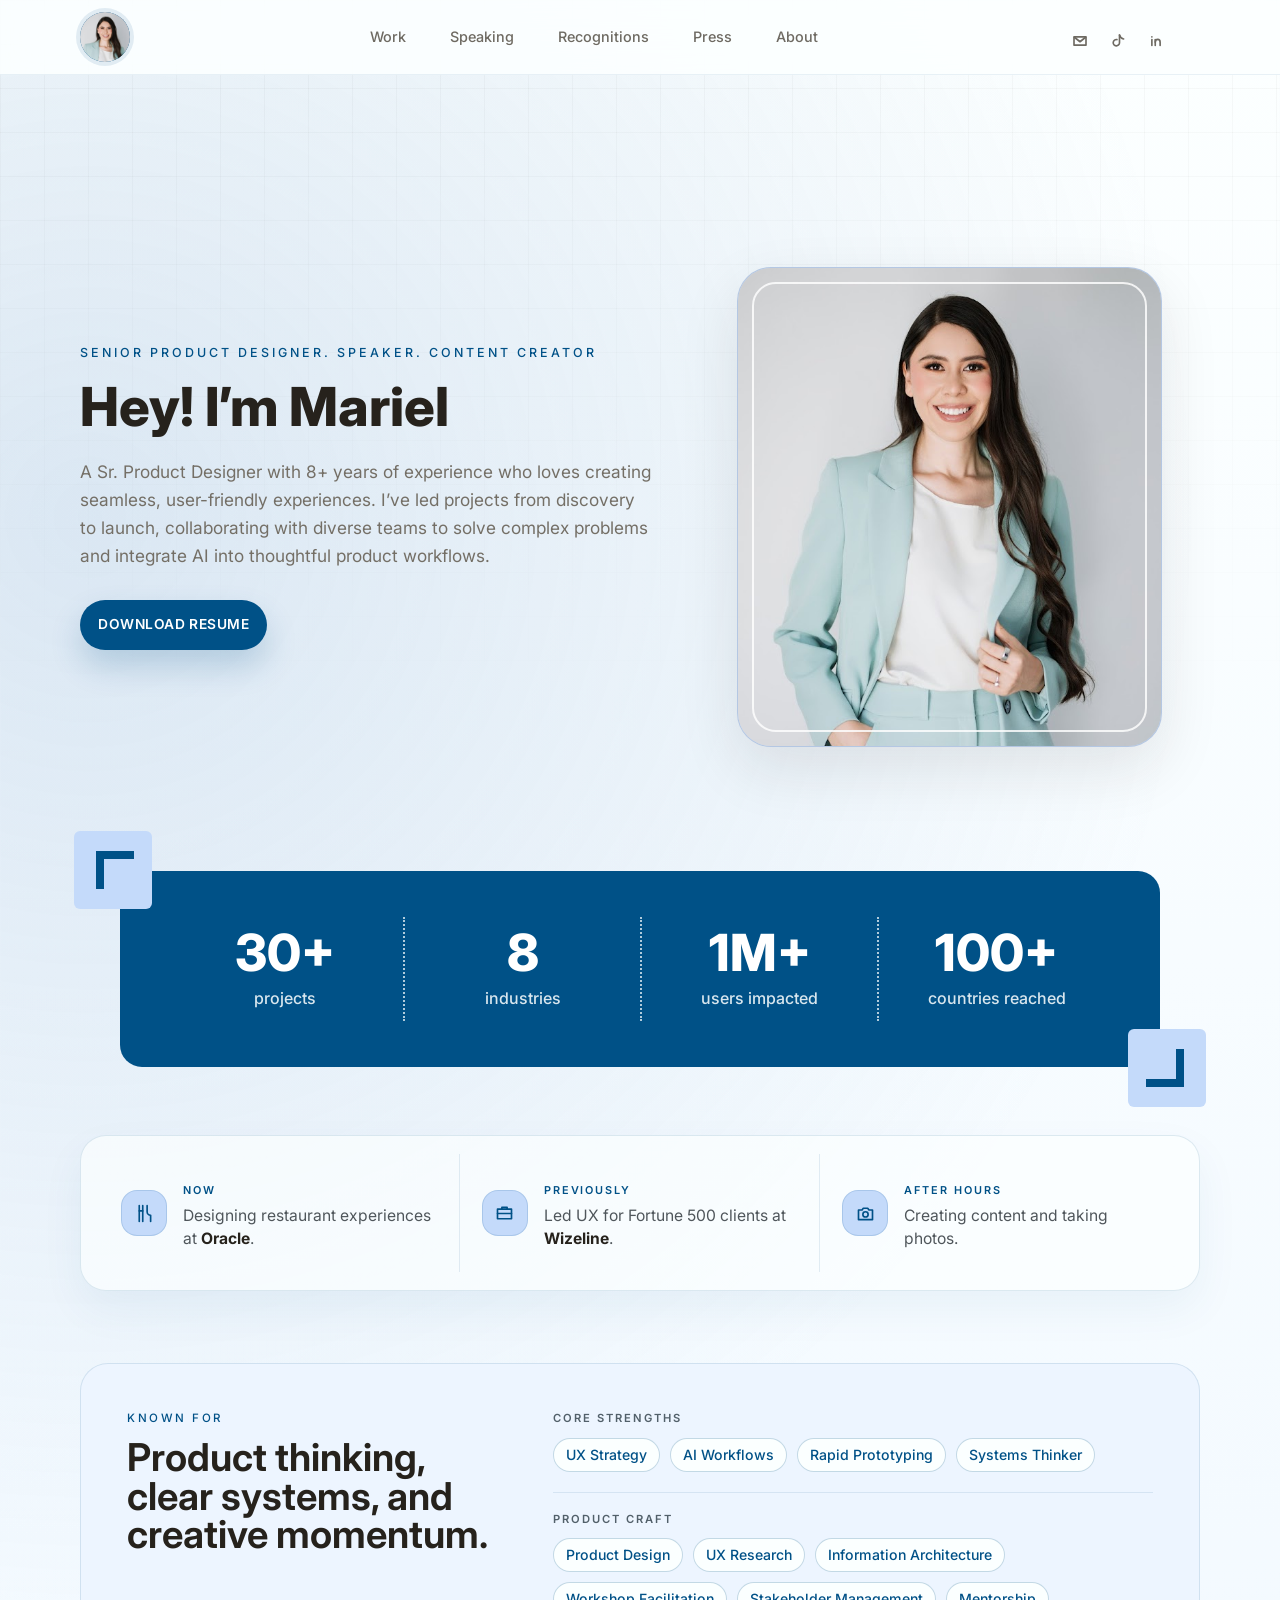
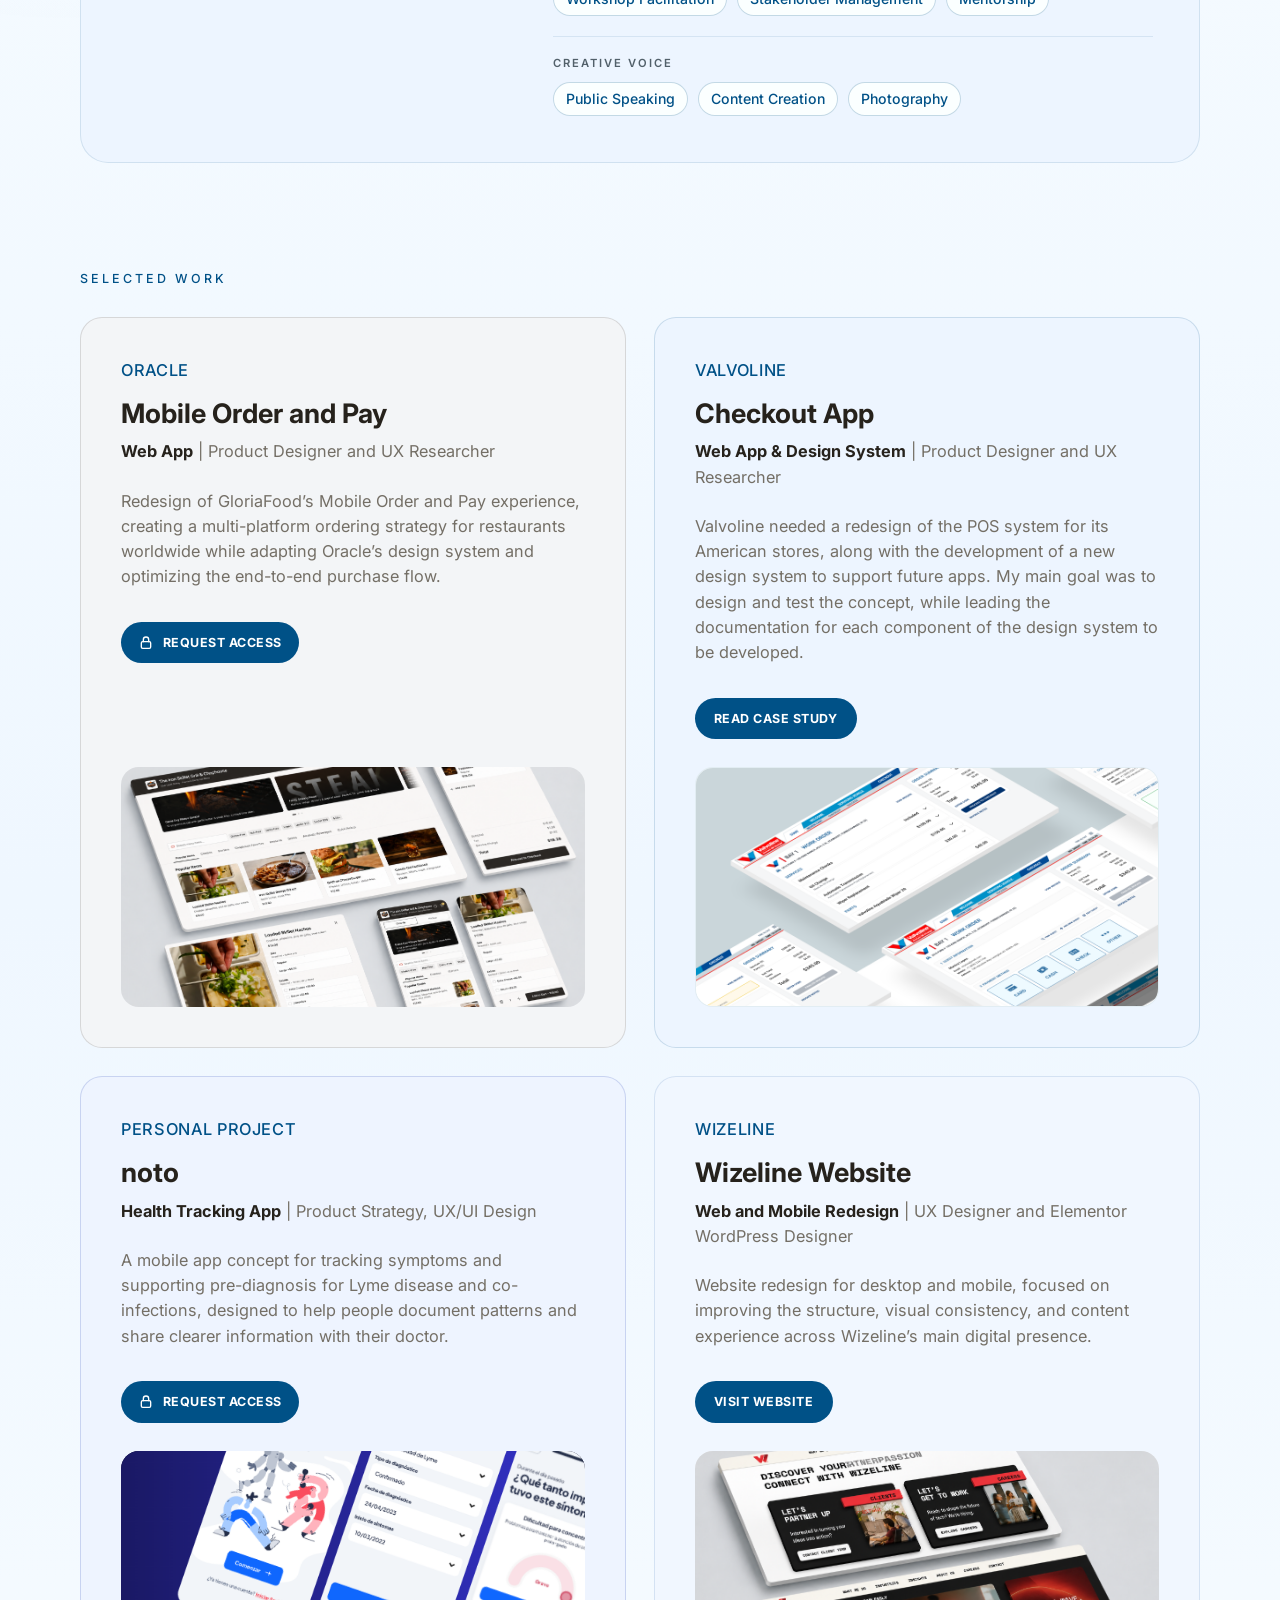
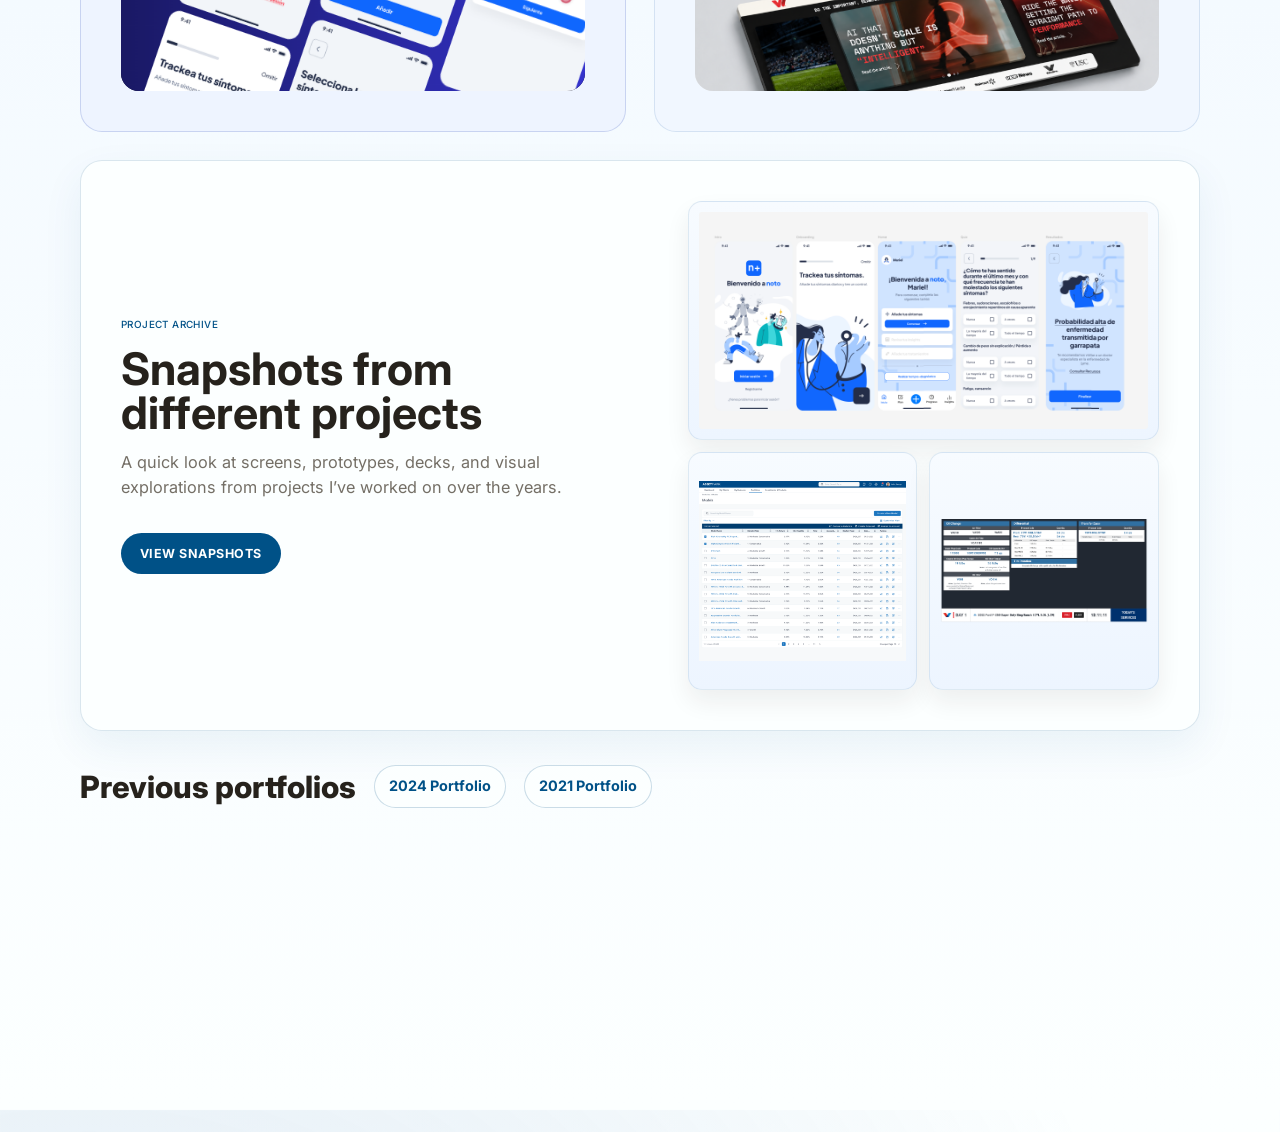
<file: index.html>
<!doctype html>
<html lang="en">
  <head>
    <meta charset="UTF-8" />
    <meta name="viewport" content="width=device-width, initial-scale=1.0" />
    <title>Mariel Ramirez | Senior UX Designer</title>
    <meta
      name="description"
      content="Senior UX Designer portfolio for Mariel Ramirez, featuring Oracle Mobile Order and Pay, Valvoline Checkout App, enterprise UX, AI workflows, and design systems."
    />
    <link rel="preconnect" href="https://fonts.googleapis.com" />
    <link rel="preconnect" href="https://fonts.gstatic.com" crossorigin />
    <link href="https://fonts.googleapis.com/css2?family=Inter:wght@400;500;600;700;800;900&display=swap" rel="stylesheet" />
    <link rel="stylesheet" href="styles.css?v=snapshots6" />
  </head>
  <body>
    <a class="skip-link" href="#work">Skip to work</a>

    <header class="site-header">
      <a class="logo" href="#top" aria-label="Mariel Ramirez home">
        <img src="assets/mariel-avatar.jpg" alt="" />
      </a>
      <nav class="top-nav" aria-label="Primary navigation">
        <a href="#work">Work</a>
        <a href="speaking.html">Speaking</a>
        <a href="recognitions.html">Recognitions</a>
        <a href="press.html">Press</a>
        <a href="about.html">About</a>
      </nav>
      <div class="social-links" aria-label="Social links">
        <a class="icon-link" href="mailto:mariel.ramirezrom@gmail.com" aria-label="Email Mariel">
          <svg viewBox="0 0 24 24" aria-hidden="true"><path d="M4 6.5h16v11H4z"/><path d="m4.5 7 7.5 6 7.5-6"/></svg>
        </a>
        <a class="icon-link" href="https://www.tiktok.com/@soymarielramirez" target="_blank" rel="noreferrer" aria-label="Mariel on TikTok">
          <svg viewBox="0 0 24 24" aria-hidden="true"><path d="M14 4v10.2a4.2 4.2 0 1 1-3.4-4.1"/><path d="M14 4c.8 3.1 2.5 4.8 5.5 5.3"/></svg>
        </a>
        <a class="icon-link" href="https://www.linkedin.com/in/mariel-ramirez/" target="_blank" rel="noreferrer" aria-label="Mariel on LinkedIn">
          <svg viewBox="0 0 24 24" aria-hidden="true"><path d="M6.5 10v8"/><path d="M6.5 6.5v.1"/><path d="M11 18v-8"/><path d="M11 13.5c0-2.2 1.3-3.7 3.4-3.7 2 0 3.1 1.3 3.1 3.7V18"/></svg>
        </a>
      </div>
      <button class="menu-button" type="button" aria-expanded="false" aria-controls="mobile-nav">
        <span class="sr-only">Open navigation</span>
        <span></span>
        <span></span>
      </button>
    </header>

    <nav class="mobile-nav" id="mobile-nav" aria-label="Mobile navigation">
      <a href="#work">Work</a>
      <a href="speaking.html">Speaking</a>
      <a href="recognitions.html">Recognitions</a>
      <a href="press.html">Press</a>
      <a href="about.html">About</a>
      <a href="https://www.linkedin.com/in/mariel-ramirez/" target="_blank" rel="noreferrer">LinkedIn</a>
      <a href="https://www.tiktok.com/@soymarielramirez" target="_blank" rel="noreferrer">TikTok</a>
    </nav>

    <main id="top">
      <section class="hero">
        <div class="hero-copy">
          <p class="kicker">Senior Product Designer. Speaker. Content Creator</p>
          <h1>Hey! I’m Mariel</h1>
          <p class="hero-text">
            A Sr. Product Designer with 8+ years of experience who loves creating seamless, user-friendly experiences.
            I’ve led projects from discovery to launch, collaborating with diverse teams to solve complex problems and
            integrate AI into thoughtful product workflows.
          </p>
          <div class="hero-actions">
            <a class="button primary" href="assets/Resume_MarielRamirez.pdf" download>DOWNLOAD RESUME</a>
          </div>
        </div>

        <div class="hero-media" aria-label="Portrait and highlights">
          <div class="photo-frame">
            <img src="assets/mariel-hero.jpg" alt="Mariel Ramirez smiling in a mint suit" />
          </div>
        </div>

      </section>

      <section class="impact-ribbon" aria-label="Impact highlights">
        <span class="corner-mark corner-start" aria-hidden="true"></span>
        <div class="impact-grid">
          <div class="impact-item">
            <strong>30+</strong>
            <span>projects</span>
          </div>
          <div class="impact-item">
            <strong>8</strong>
            <span>industries</span>
          </div>
          <div class="impact-item">
            <strong>1M+</strong>
            <span>users impacted</span>
          </div>
          <div class="impact-item">
            <strong>100+</strong>
            <span>countries reached</span>
          </div>
        </div>
        <span class="corner-mark corner-end" aria-hidden="true"></span>
      </section>

      <section class="intro-strip" aria-label="Professional summary">
        <article class="intro-highlight">
          <span class="highlight-icon" aria-hidden="true">
            <svg viewBox="0 0 24 24"><path d="M6 3v18"/><path d="M10 3v18"/><path d="M6 9h4"/><path d="M15 3v7a4 4 0 0 0 4 4v7"/></svg>
          </span>
          <div>
            <span class="intro-label">Now</span>
            <p>Designing restaurant experiences at <strong>Oracle</strong>.</p>
          </div>
        </article>
        <article class="intro-highlight">
          <span class="highlight-icon" aria-hidden="true">
            <svg viewBox="0 0 24 24"><path d="M4 7h16v11H4z"/><path d="M9 7V5h6v2"/><path d="M4 12h16"/></svg>
          </span>
          <div>
            <span class="intro-label">Previously</span>
            <p>Led UX for Fortune 500 clients at <strong>Wizeline</strong>.</p>
          </div>
        </article>
        <article class="intro-highlight">
          <span class="highlight-icon" aria-hidden="true">
            <svg viewBox="0 0 24 24"><path d="M4 8h4l1.5-2h5L16 8h4v11H4z"/><path d="M12 16a3 3 0 1 0 0-6 3 3 0 0 0 0 6z"/></svg>
          </span>
          <div>
            <span class="intro-label">After hours</span>
            <p>Creating content and taking photos.</p>
          </div>
        </article>
      </section>

      <section class="known-for" aria-labelledby="known-for-title">
        <div class="known-for-heading">
          <p class="mini-label">Known for</p>
          <h2 id="known-for-title">Product thinking, clear systems, and creative momentum.</h2>
        </div>
        <div class="skill-groups" aria-label="Skill groups">
          <div class="skill-group skill-group-featured">
            <span class="skill-group-label">Core strengths</span>
            <div class="skill-collage">
              <span class="ticket ticket-primary">UX Strategy</span>
              <span class="ticket ticket-primary">AI Workflows</span>
              <span class="ticket ticket-primary">Rapid Prototyping</span>
              <span class="ticket ticket-primary">Systems Thinker</span>
            </div>
          </div>
          <div class="skill-group">
            <span class="skill-group-label">Product craft</span>
            <div class="skill-collage">
              <span class="ticket ticket-soft">Product Design</span>
              <span class="ticket ticket-line">UX Research</span>
              <span class="ticket ticket-line">Information Architecture</span>
              <span class="ticket ticket-soft">Workshop Facilitation</span>
              <span class="ticket ticket-line">Stakeholder Management</span>
              <span class="ticket ticket-soft">Mentorship</span>
            </div>
          </div>
          <div class="skill-group">
            <span class="skill-group-label">Creative voice</span>
            <div class="skill-collage">
              <span class="ticket ticket-line">Public Speaking</span>
              <span class="ticket ticket-line">Content Creation</span>
              <span class="ticket ticket-soft">Photography</span>
            </div>
          </div>
        </div>
      </section>

      <section class="work-section" id="work" aria-labelledby="work-title">
        <div class="section-label">
          <span>Selected work</span>
        </div>
        <div class="project-list">
          <article class="project-card oracle-card">
            <div>
              <p class="project-eyebrow">Oracle</p>
              <h3>Mobile Order and Pay</h3>
              <p class="project-role"><strong>Web App</strong> | Product Designer and UX Researcher</p>
              <p>
                Redesign of GloriaFood’s Mobile Order and Pay experience, creating a multi-platform ordering strategy
                for restaurants worldwide while adapting Oracle’s design system and optimizing the end-to-end purchase
                flow.
              </p>
              <a class="card-button case-study access-button" href="mailto:mariel.ramirezrom@gmail.com">
                <svg viewBox="0 0 24 24" aria-hidden="true"><rect x="5" y="10" width="14" height="10" rx="2"/><path d="M8 10V7a4 4 0 0 1 8 0v3"/></svg>
                REQUEST ACCESS
              </a>
            </div>
            <div class="project-visual image-visual mobile-order-image" aria-hidden="true">
              <img src="assets/mobile-order-pay.png" alt="" />
            </div>
          </article>

          <article class="project-card valvoline-card">
            <div>
              <p class="project-eyebrow">Valvoline</p>
              <h3>Checkout App</h3>
              <p class="project-role"><strong>Web App &amp; Design System</strong> | Product Designer and UX Researcher</p>
              <p>
                Valvoline needed a redesign of the POS system for its American stores, along with the development of a
                new design system to support future apps. My main goal was to design and test the concept, while leading
                the documentation for each component of the design system to be developed.
              </p>
              <a class="card-button case-study" href="checkout-app.html">READ CASE STUDY</a>
            </div>
            <div class="project-visual image-visual checkout-image" aria-hidden="true">
              <img src="assets/checkout-hero-square.png" alt="" />
            </div>
          </article>

          <article class="project-card noto-card">
            <div>
              <p class="project-eyebrow">Personal Project</p>
              <h3>noto</h3>
              <p class="project-role"><strong>Health Tracking App</strong> | Product Strategy, UX/UI Design</p>
              <p>
                A mobile app concept for tracking symptoms and supporting pre-diagnosis for Lyme disease and
                co-infections, designed to help people document patterns and share clearer information with their doctor.
              </p>
              <a class="card-button case-study access-button" href="mailto:mariel.ramirezrom@gmail.com">
                <svg viewBox="0 0 24 24" aria-hidden="true"><rect x="5" y="10" width="14" height="10" rx="2"/><path d="M8 10V7a4 4 0 0 1 8 0v3"/></svg>
                REQUEST ACCESS
              </a>
            </div>
            <div class="project-visual image-visual noto-image" aria-hidden="true">
              <img src="assets/noto-project.png" alt="" />
            </div>
          </article>

          <article class="project-card wizeline-card">
            <div>
              <p class="project-eyebrow">Wizeline</p>
              <h3>Wizeline Website</h3>
              <p class="project-role"><strong>Web and Mobile Redesign</strong> | UX Designer and Elementor WordPress Designer</p>
              <p>
                Website redesign for desktop and mobile, focused on improving the structure, visual consistency, and
                content experience across Wizeline’s main digital presence.
              </p>
              <a class="card-button case-study" href="https://www.wizeline.com/" target="_blank" rel="noreferrer">VISIT WEBSITE</a>
            </div>
            <div class="project-visual image-visual wizeline-image" aria-hidden="true">
              <img src="assets/wizeline-website.png" alt="" />
            </div>
          </article>

        </div>

        <a class="snapshot-teaser" href="project-snapshots.html" aria-label="Open project snapshots">
          <div>
            <p class="project-eyebrow">Project archive</p>
            <h3>Snapshots from different projects</h3>
            <p>
              A quick look at screens, prototypes, decks, and visual explorations from projects I’ve worked on over the
              years.
            </p>
            <span class="card-button case-study">VIEW SNAPSHOTS</span>
          </div>
          <div class="snapshot-strip" aria-hidden="true">
            <img src="assets/snapshots/noto-mobile-flow.png" alt="" />
            <img src="assets/snapshots/assetmark-models.png" alt="" />
            <img src="assets/snapshots/valvoline-tv-service-screen.png" alt="" />
          </div>
        </a>

        <div class="previous-portfolios">
          <h2>Previous portfolios</h2>
          <a href="https://marielramirezrom.wixsite.com/my-site" target="_blank" rel="noreferrer">2024 Portfolio</a>
          <a href="https://marielramirezrom.wixsite.com/website" target="_blank" rel="noreferrer">2021 Portfolio</a>
        </div>
      </section>

    </main>

    <footer class="site-footer" id="contact">
      <div>
        <p class="kicker">Let’s connect</p>
      </div>
      <div class="footer-links">
        <a href="https://www.linkedin.com/in/mariel-ramirez/" target="_blank" rel="noreferrer" aria-label="Mariel on LinkedIn">
          <svg viewBox="0 0 24 24" aria-hidden="true"><path d="M6.5 10v8"/><path d="M6.5 6.5v.1"/><path d="M11 18v-8"/><path d="M11 13.5c0-2.2 1.3-3.7 3.4-3.7 2 0 3.1 1.3 3.1 3.7V18"/></svg>
        </a>
        <a href="https://www.tiktok.com/@soymarielramirez" target="_blank" rel="noreferrer" aria-label="Mariel on TikTok">
          <svg viewBox="0 0 24 24" aria-hidden="true"><path d="M14 4v10.2a4.2 4.2 0 1 1-3.4-4.1"/><path d="M14 4c.8 3.1 2.5 4.8 5.5 5.3"/></svg>
        </a>
      </div>
      <p class="copyright">Made with love and AI in 2026 · Mariel Ramirez</p>
    </footer>

    <script src="script.js"></script>
  </body>
</html>
</file>
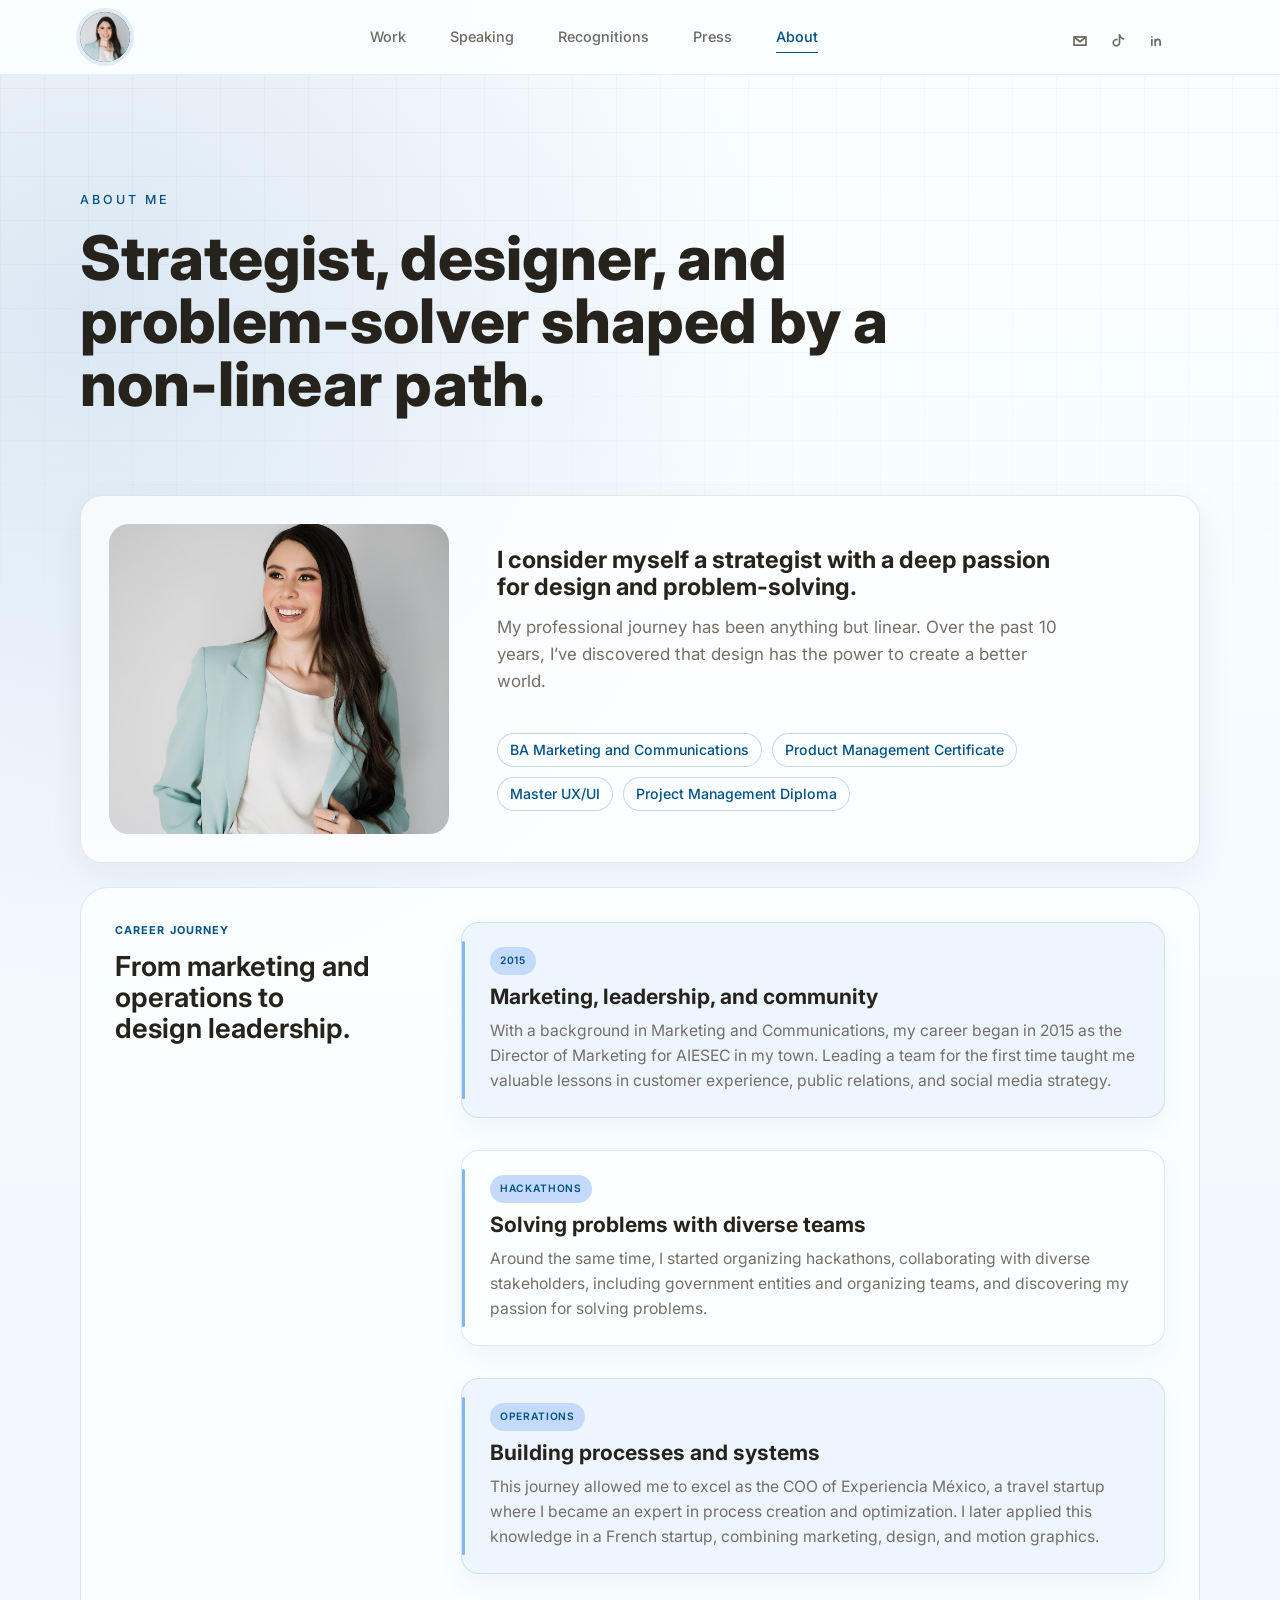
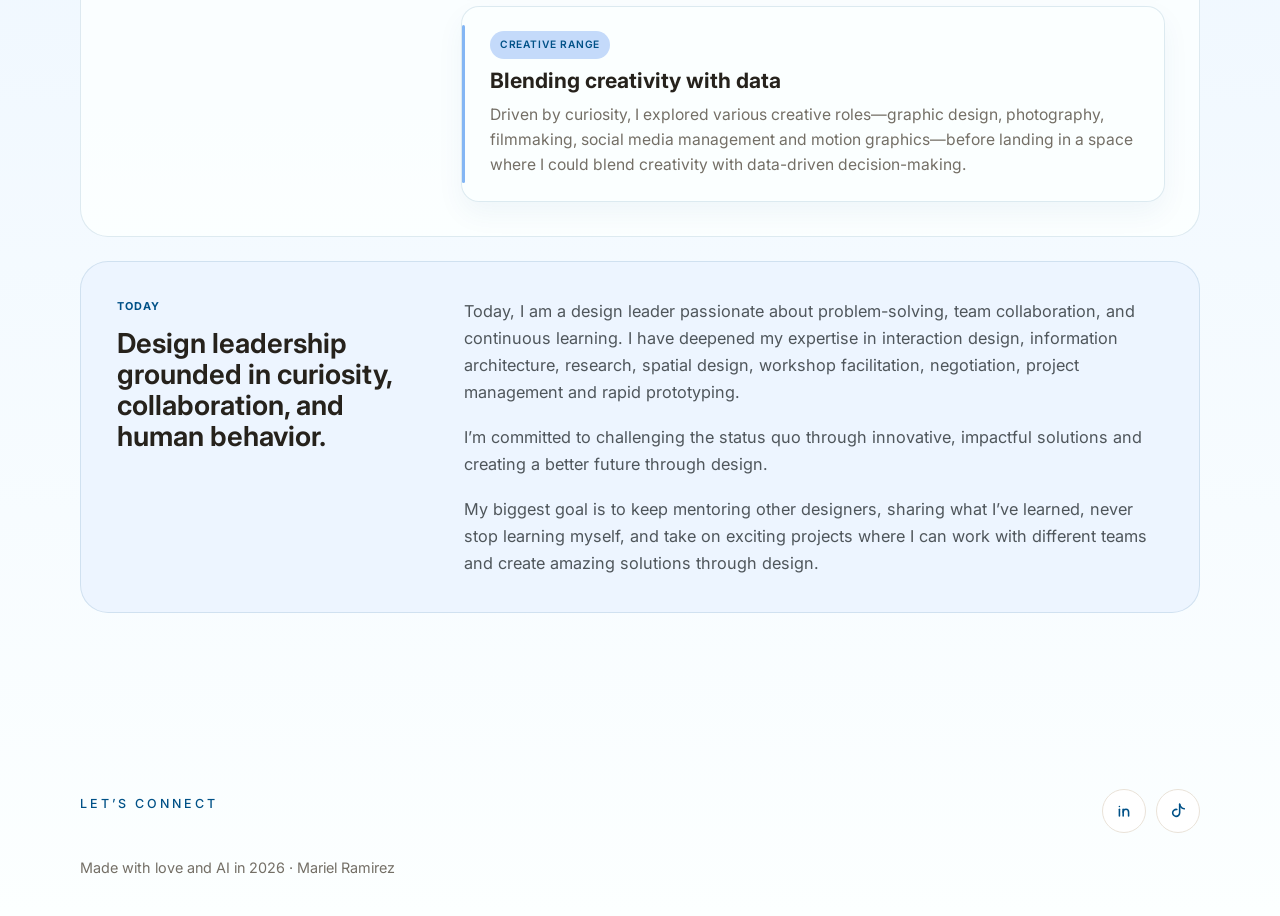
<file: about.html>
<!doctype html>
<html lang="en">
  <head>
    <meta charset="UTF-8" />
    <meta name="viewport" content="width=device-width, initial-scale=1.0" />
    <title>About | Mariel Ramirez</title>
    <meta
      name="description"
      content="About Mariel Ramirez, Senior Product Designer, speaker, content creator, and photography lover."
    />
    <link rel="preconnect" href="https://fonts.googleapis.com" />
    <link rel="preconnect" href="https://fonts.gstatic.com" crossorigin />
    <link href="https://fonts.googleapis.com/css2?family=Inter:wght@400;500;600;700;800;900&display=swap" rel="stylesheet" />
    <link rel="stylesheet" href="styles.css?v=snapshots5" />
  </head>
  <body>
    <header class="site-header">
      <a class="logo" href="index.html" aria-label="Mariel Ramirez home">
        <img src="assets/mariel-avatar.jpg" alt="" />
      </a>
      <nav class="top-nav" aria-label="Primary navigation">
        <a href="index.html#work">Work</a>
        <a href="speaking.html">Speaking</a>
        <a href="recognitions.html">Recognitions</a>
        <a href="press.html">Press</a>
        <a href="about.html" aria-current="page">About</a>
      </nav>
      <div class="social-links" aria-label="Social links">
        <a class="icon-link" href="mailto:mariel.ramirezrom@gmail.com" aria-label="Email Mariel">
          <svg viewBox="0 0 24 24" aria-hidden="true"><path d="M4 6.5h16v11H4z"/><path d="m4.5 7 7.5 6 7.5-6"/></svg>
        </a>
        <a class="icon-link" href="https://www.tiktok.com/@soymarielramirez" target="_blank" rel="noreferrer" aria-label="Mariel on TikTok">
          <svg viewBox="0 0 24 24" aria-hidden="true"><path d="M14 4v10.2a4.2 4.2 0 1 1-3.4-4.1"/><path d="M14 4c.8 3.1 2.5 4.8 5.5 5.3"/></svg>
        </a>
        <a class="icon-link" href="https://www.linkedin.com/in/mariel-ramirez/" target="_blank" rel="noreferrer" aria-label="Mariel on LinkedIn">
          <svg viewBox="0 0 24 24" aria-hidden="true"><path d="M6.5 10v8"/><path d="M6.5 6.5v.1"/><path d="M11 18v-8"/><path d="M11 13.5c0-2.2 1.3-3.7 3.4-3.7 2 0 3.1 1.3 3.1 3.7V18"/></svg>
        </a>
      </div>
      <button class="menu-button" type="button" aria-expanded="false" aria-controls="mobile-nav">
        <span class="sr-only">Open navigation</span>
        <span></span>
        <span></span>
      </button>
    </header>

    <nav class="mobile-nav" id="mobile-nav" aria-label="Mobile navigation">
      <a href="index.html#work">Work</a>
      <a href="speaking.html">Speaking</a>
      <a href="recognitions.html">Recognitions</a>
      <a href="press.html">Press</a>
      <a href="about.html">About</a>
      <a href="https://www.linkedin.com/in/mariel-ramirez/" target="_blank" rel="noreferrer">LinkedIn</a>
      <a href="https://www.tiktok.com/@soymarielramirez" target="_blank" rel="noreferrer">TikTok</a>
    </nav>

    <main>
      <section class="page-hero">
        <p class="kicker">About me</p>
        <h1>Strategist, designer, and problem-solver shaped by a non-linear path.</h1>
      </section>

      <section class="about-section about-page" aria-labelledby="about-title">
        <div class="about-photo">
          <img src="assets/mariel-about.jpg" alt="Mariel Ramirez looking to the side in a mint suit" />
        </div>
        <div class="about-copy">
          <h2 id="about-title">I consider myself a strategist with a deep passion for design and problem-solving.</h2>
          <p class="about-lead">
            My professional journey has been anything but linear. Over the past 10 years, I’ve discovered that design
            has the power to create a better world.
          </p>
          <div class="about-credentials" aria-label="Education and certificates">
            <span class="ticket ticket-line">BA Marketing and Communications</span>
            <span class="ticket ticket-line">Product Management Certificate</span>
            <span class="ticket ticket-line">Master UX/UI</span>
            <span class="ticket ticket-line">Project Management Diploma</span>
          </div>
        </div>
      </section>

      <section class="about-story" aria-label="Mariel's career journey">
        <div class="story-intro">
          <p class="kicker">Career journey</p>
          <h2>From marketing and operations to design leadership.</h2>
        </div>
        <article class="story-card">
          <span>2015</span>
          <h2>Marketing, leadership, and community</h2>
          <p>
            With a background in Marketing and Communications, my career began in 2015 as the Director of Marketing for
            AIESEC in my town. Leading a team for the first time taught me valuable lessons in customer experience,
            public relations, and social media strategy.
          </p>
        </article>
        <article class="story-card">
          <span>Hackathons</span>
          <h2>Solving problems with diverse teams</h2>
          <p>
            Around the same time, I started organizing hackathons, collaborating with diverse stakeholders, including
            government entities and organizing teams, and discovering my passion for solving problems.
          </p>
        </article>
        <article class="story-card">
          <span>Operations</span>
          <h2>Building processes and systems</h2>
          <p>
            This journey allowed me to excel as the COO of Experiencia México, a travel startup where I became an expert
            in process creation and optimization. I later applied this knowledge in a French startup, combining marketing,
            design, and motion graphics.
          </p>
        </article>
        <article class="story-card">
          <span>Creative range</span>
          <h2>Blending creativity with data</h2>
          <p>
            Driven by curiosity, I explored various creative roles—graphic design, photography, filmmaking, social media
            management and motion graphics—before landing in a space where I could blend creativity with data-driven
            decision-making.
          </p>
        </article>
      </section>

      <section class="about-vision" aria-label="Mariel's design approach">
        <div>
          <p class="kicker">Today</p>
          <h2>Design leadership grounded in curiosity, collaboration, and human behavior.</h2>
        </div>
        <div>
          <p>
            Today, I am a design leader passionate about problem-solving, team collaboration, and continuous learning. I
            have deepened my expertise in interaction design, information architecture, research, spatial design, workshop
            facilitation, negotiation, project management and rapid prototyping.
          </p>
          <p>
            I’m committed to challenging the status quo through innovative, impactful solutions and creating a better
            future through design.
          </p>
          <p>
            My biggest goal is to keep mentoring other designers, sharing what I’ve learned, never stop learning myself,
            and take on exciting projects where I can work with different teams and create amazing solutions through
            design.
          </p>
        </div>
      </section>
    </main>

    <footer class="site-footer" id="contact">
      <div>
        <p class="kicker">Let’s connect</p>
      </div>
      <div class="footer-links">
        <a href="https://www.linkedin.com/in/mariel-ramirez/" target="_blank" rel="noreferrer" aria-label="Mariel on LinkedIn">
          <svg viewBox="0 0 24 24" aria-hidden="true"><path d="M6.5 10v8"/><path d="M6.5 6.5v.1"/><path d="M11 18v-8"/><path d="M11 13.5c0-2.2 1.3-3.7 3.4-3.7 2 0 3.1 1.3 3.1 3.7V18"/></svg>
        </a>
        <a href="https://www.tiktok.com/@soymarielramirez" target="_blank" rel="noreferrer" aria-label="Mariel on TikTok">
          <svg viewBox="0 0 24 24" aria-hidden="true"><path d="M14 4v10.2a4.2 4.2 0 1 1-3.4-4.1"/><path d="M14 4c.8 3.1 2.5 4.8 5.5 5.3"/></svg>
        </a>
      </div>
      <p class="copyright">Made with love and AI in 2026 · Mariel Ramirez</p>
    </footer>

    <script src="script.js"></script>
  </body>
</html>
</file>
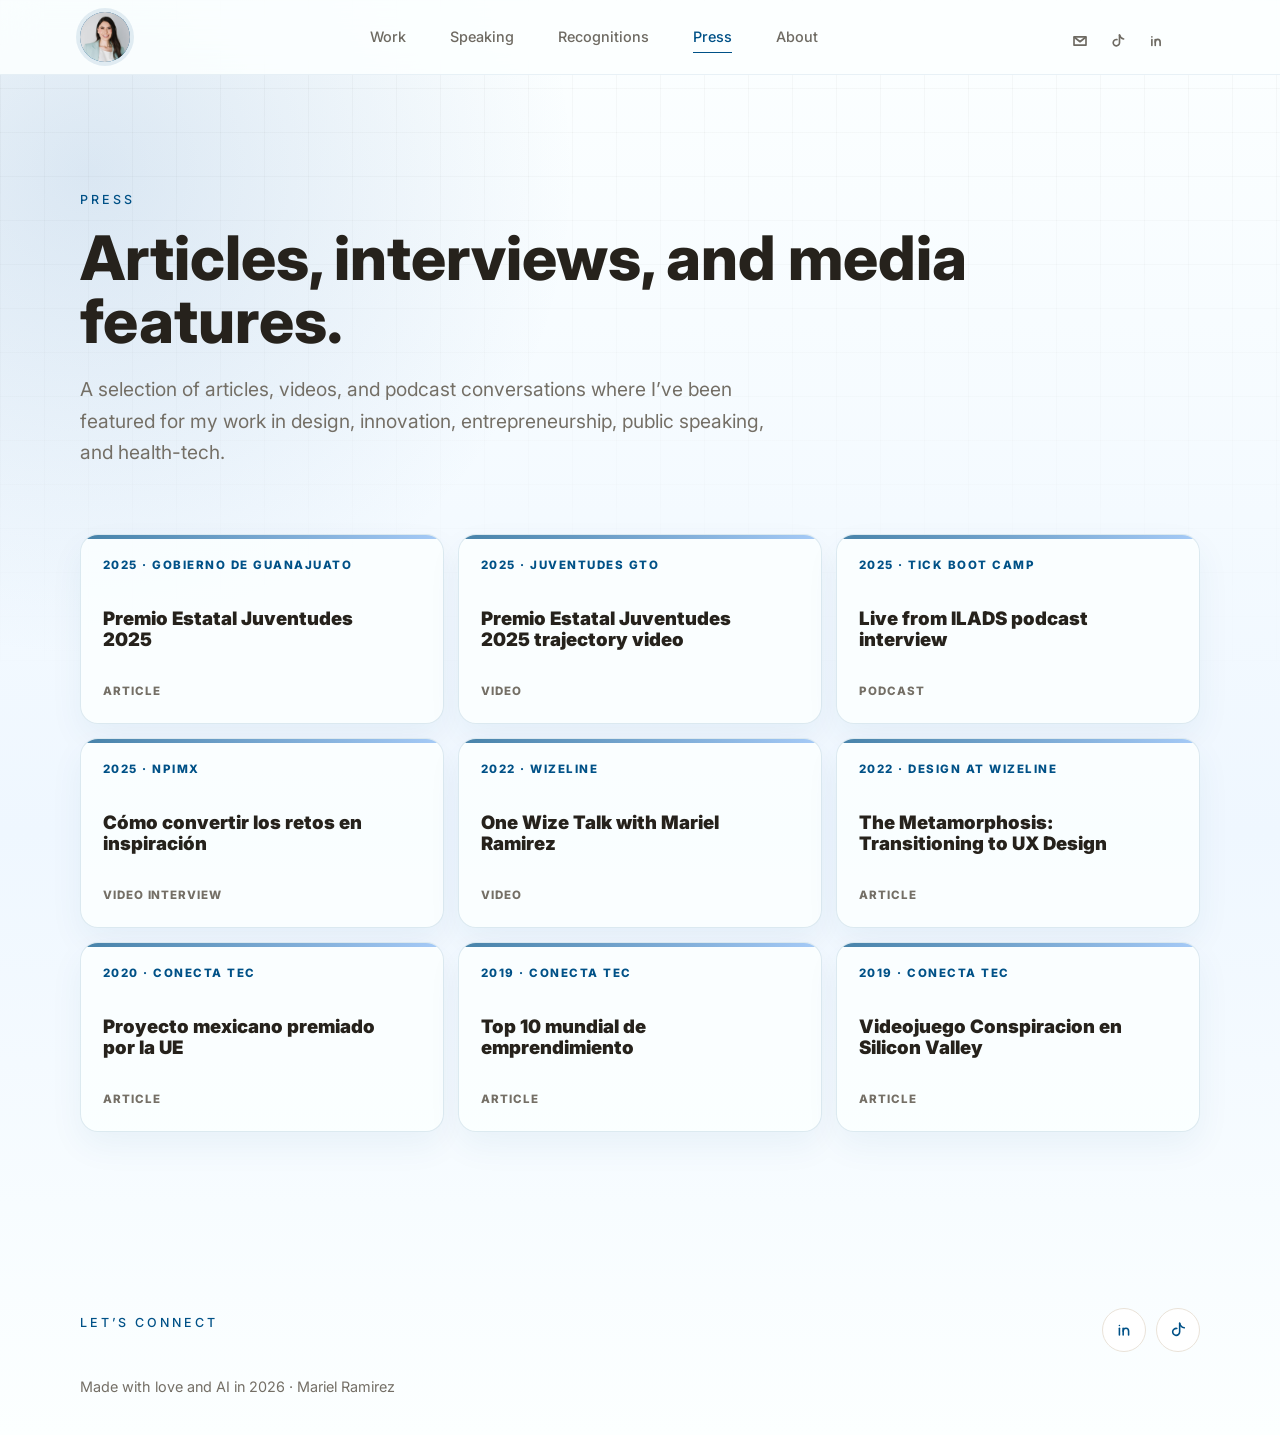
<file: press.html>
<!doctype html>
<html lang="en">
  <head>
    <meta charset="UTF-8" />
    <meta name="viewport" content="width=device-width, initial-scale=1.0" />
    <title>Press | Mariel Ramirez</title>
    <meta
      name="description"
      content="Press, interviews, articles, podcasts, and media features about Mariel Ramirez's work in UX, AI, innovation, entrepreneurship, and technology."
    />
    <link rel="preconnect" href="https://fonts.googleapis.com" />
    <link rel="preconnect" href="https://fonts.gstatic.com" crossorigin />
    <link href="https://fonts.googleapis.com/css2?family=Inter:wght@400;500;600;700;800;900&display=swap" rel="stylesheet" />
    <link rel="stylesheet" href="styles.css?v=snapshots3" />
  </head>
  <body>
    <header class="site-header">
      <a class="logo" href="index.html" aria-label="Mariel Ramirez home">
        <img src="assets/mariel-avatar.jpg" alt="" />
      </a>
      <nav class="top-nav" aria-label="Primary navigation">
        <a href="index.html#work">Work</a>
        <a href="speaking.html">Speaking</a>
        <a href="recognitions.html">Recognitions</a>
        <a href="press.html" aria-current="page">Press</a>
        <a href="about.html">About</a>
      </nav>
      <div class="social-links" aria-label="Social links">
        <a class="icon-link" href="mailto:mariel.ramirezrom@gmail.com" aria-label="Email Mariel">
          <svg viewBox="0 0 24 24" aria-hidden="true"><path d="M4 6.5h16v11H4z"/><path d="m4.5 7 7.5 6 7.5-6"/></svg>
        </a>
        <a class="icon-link" href="https://www.tiktok.com/@soymarielramirez" target="_blank" rel="noreferrer" aria-label="Mariel on TikTok">
          <svg viewBox="0 0 24 24" aria-hidden="true"><path d="M14 4v10.2a4.2 4.2 0 1 1-3.4-4.1"/><path d="M14 4c.8 3.1 2.5 4.8 5.5 5.3"/></svg>
        </a>
        <a class="icon-link" href="https://www.linkedin.com/in/mariel-ramirez/" target="_blank" rel="noreferrer" aria-label="Mariel on LinkedIn">
          <svg viewBox="0 0 24 24" aria-hidden="true"><path d="M6.5 10v8"/><path d="M6.5 6.5v.1"/><path d="M11 18v-8"/><path d="M11 13.5c0-2.2 1.3-3.7 3.4-3.7 2 0 3.1 1.3 3.1 3.7V18"/></svg>
        </a>
      </div>
      <button class="menu-button" type="button" aria-expanded="false" aria-controls="mobile-nav">
        <span class="sr-only">Open navigation</span>
        <span></span>
        <span></span>
      </button>
    </header>

    <nav class="mobile-nav" id="mobile-nav" aria-label="Mobile navigation">
      <a href="index.html#work">Work</a>
      <a href="speaking.html">Speaking</a>
      <a href="recognitions.html">Recognitions</a>
      <a href="press.html">Press</a>
      <a href="about.html">About</a>
      <a href="https://www.linkedin.com/in/mariel-ramirez/" target="_blank" rel="noreferrer">LinkedIn</a>
      <a href="https://www.tiktok.com/@soymarielramirez" target="_blank" rel="noreferrer">TikTok</a>
    </nav>

    <main>
      <section class="page-hero press-hero">
        <p class="kicker">Press</p>
        <h1>Articles, interviews, and media features.</h1>
        <p>
          A selection of articles, videos, and podcast conversations where I’ve been featured for my work in design,
          innovation, entrepreneurship, public speaking, and health-tech.
        </p>
      </section>

      <section class="press-grid" aria-label="Press links">
        <a class="press-card" href="https://boletines.guanajuato.gob.mx/2025/08/27/entrega-gobernadora-el-premio-estatal-juventudes-2025/" target="_blank" rel="noreferrer">
          <span class="press-meta">2025 · Gobierno de Guanajuato</span>
          <h2>Premio Estatal Juventudes 2025</h2>
          <span class="press-cta">Article</span>
        </a>

        <a class="press-card" href="https://www.facebook.com/watch/?v=1617275089284343" target="_blank" rel="noreferrer">
          <span class="press-meta">2025 · Juventudes GTO</span>
          <h2>Premio Estatal Juventudes 2025 trajectory video</h2>
          <span class="press-cta">Video</span>
        </a>

        <a class="press-card" href="https://open.spotify.com/episode/48E1a5ELLQwB637Ec25VdH" target="_blank" rel="noreferrer">
          <span class="press-meta">2025 · Tick Boot Camp</span>
          <h2>Live from ILADS podcast interview</h2>
          <span class="press-cta">Podcast</span>
        </a>

        <a class="press-card" href="https://www.youtube.com/watch?v=JRhHiGkLC9k&amp;t=1266s" target="_blank" rel="noreferrer">
          <span class="press-meta">2025 · NPIMX</span>
          <h2>Cómo convertir los retos en inspiración</h2>
          <span class="press-cta">Video interview</span>
        </a>

        <a class="press-card" href="https://www.youtube.com/watch?v=hEYjK_w_ABc" target="_blank" rel="noreferrer">
          <span class="press-meta">2022 · Wizeline</span>
          <h2>One Wize Talk with Mariel Ramirez</h2>
          <span class="press-cta">Video</span>
        </a>

        <a class="press-card" href="https://medium.com/design-at-wizeline/the-metamorphosis-transitioning-from-software-engineer-to-ux-designer-2be56051edab" target="_blank" rel="noreferrer">
          <span class="press-meta">2022 · Design at Wizeline</span>
          <h2>The Metamorphosis: Transitioning to UX Design</h2>
          <span class="press-cta">Article</span>
        </a>

        <a class="press-card" href="https://conecta.tec.mx/es/noticias/queretaro/educacion/formar-equipos-con-ia-asi-es-el-proyecto-de-mexicanos-premiado-en-ue" target="_blank" rel="noreferrer">
          <span class="press-meta">2020 · Conecta Tec</span>
          <h2>Proyecto mexicano premiado por la UE</h2>
          <span class="press-cta">Article</span>
        </a>

        <a class="press-card" href="https://conecta.tec.mx/es/noticias/queretaro/educacion/jovenes-dentro-del-top-10-mundial-de-emprendimiento" target="_blank" rel="noreferrer">
          <span class="press-meta">2019 · Conecta Tec</span>
          <h2>Top 10 mundial de emprendimiento</h2>
          <span class="press-cta">Article</span>
        </a>

        <a class="press-card" href="https://conecta.tec.mx/es/noticias/queretaro/educacion/don-miguel-hidalgo-protagonista-del-videojuego-conspiracion" target="_blank" rel="noreferrer">
          <span class="press-meta">2019 · Conecta Tec</span>
          <h2>Videojuego Conspiracion en Silicon Valley</h2>
          <span class="press-cta">Article</span>
        </a>
      </section>
    </main>

    <footer class="site-footer" id="contact">
      <div>
        <p class="kicker">Let’s connect</p>
      </div>
      <div class="footer-links">
        <a href="https://www.linkedin.com/in/mariel-ramirez/" target="_blank" rel="noreferrer" aria-label="Mariel on LinkedIn">
          <svg viewBox="0 0 24 24" aria-hidden="true"><path d="M6.5 10v8"/><path d="M6.5 6.5v.1"/><path d="M11 18v-8"/><path d="M11 13.5c0-2.2 1.3-3.7 3.4-3.7 2 0 3.1 1.3 3.1 3.7V18"/></svg>
        </a>
        <a href="https://www.tiktok.com/@soymarielramirez" target="_blank" rel="noreferrer" aria-label="Mariel on TikTok">
          <svg viewBox="0 0 24 24" aria-hidden="true"><path d="M14 4v10.2a4.2 4.2 0 1 1-3.4-4.1"/><path d="M14 4c.8 3.1 2.5 4.8 5.5 5.3"/></svg>
        </a>
      </div>
      <p class="copyright">Made with love and AI in 2026 · Mariel Ramirez</p>
    </footer>

    <script src="script.js"></script>
  </body>
</html>
</file>
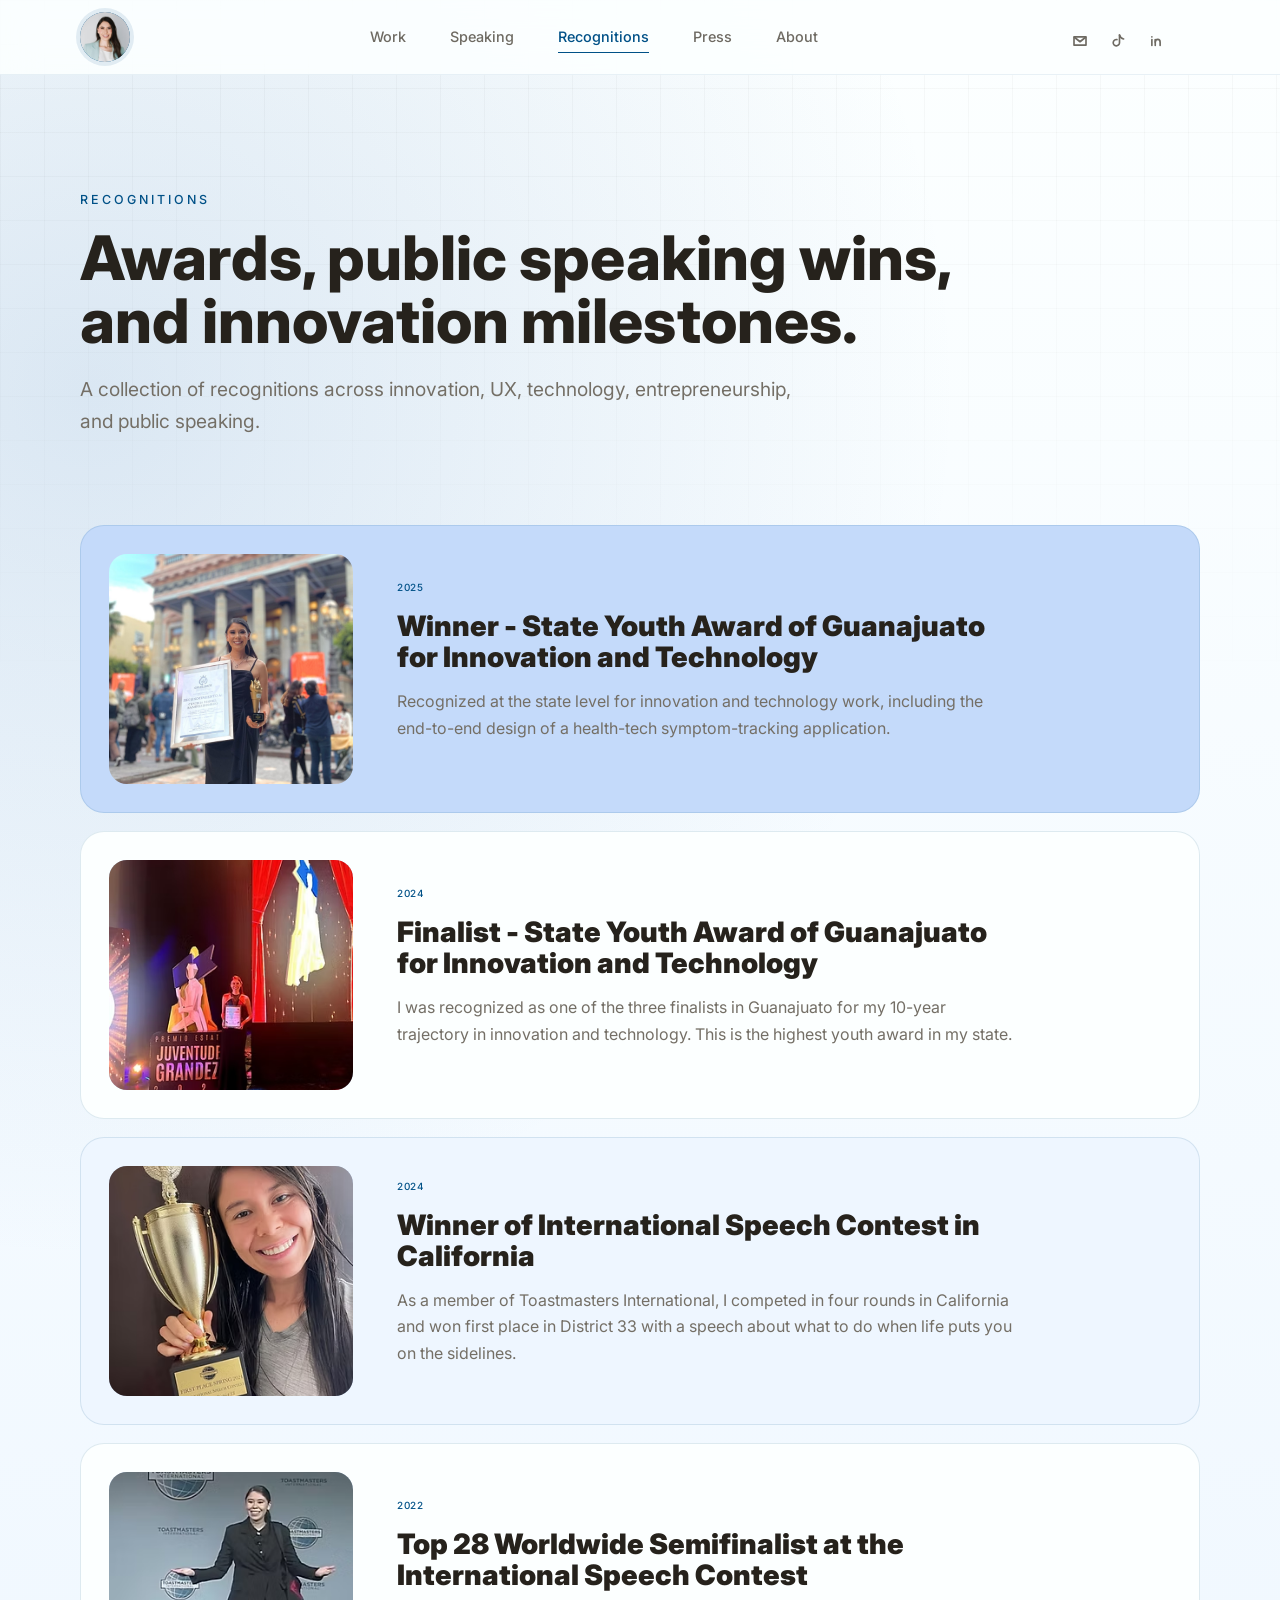
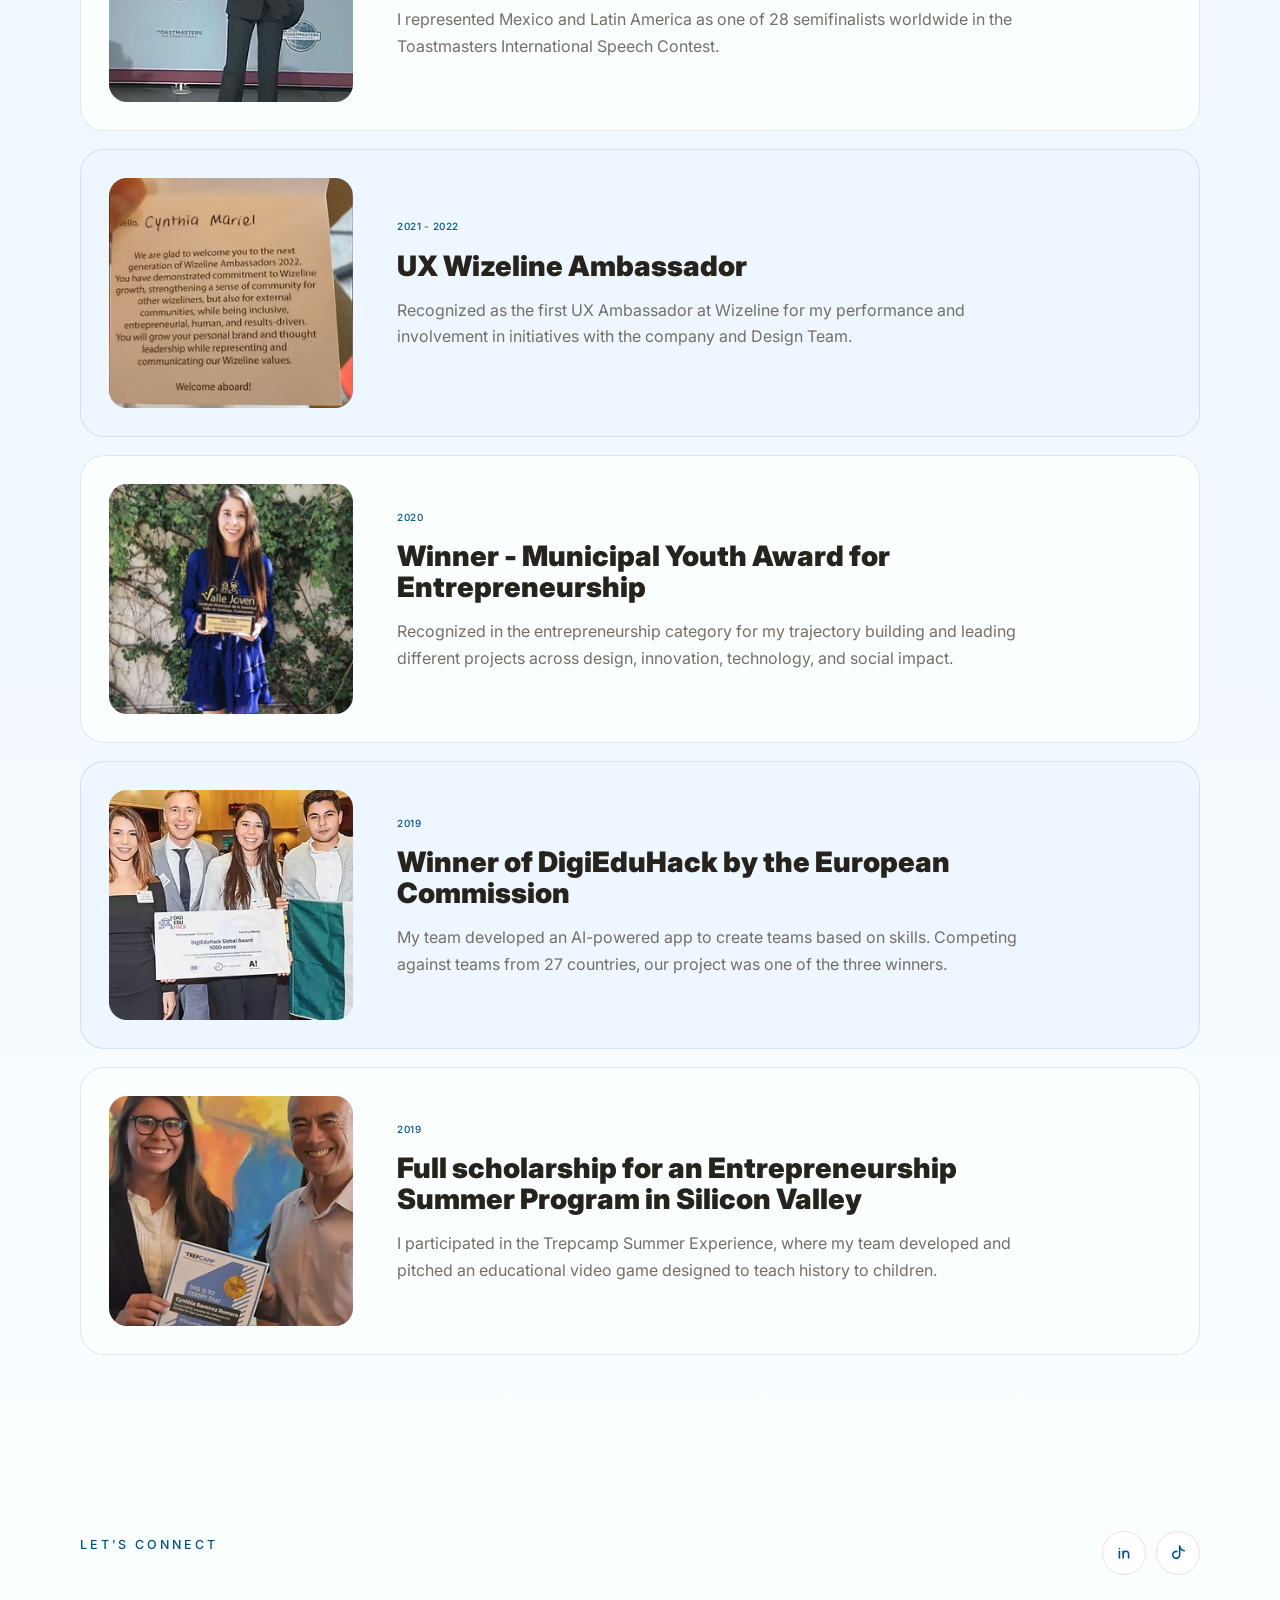
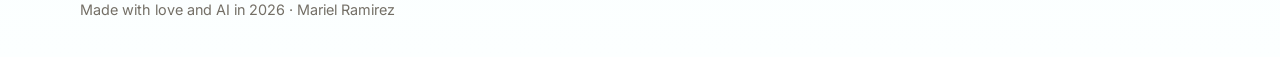
<file: recognitions.html>
<!doctype html>
<html lang="en">
  <head>
    <meta charset="UTF-8" />
    <meta name="viewport" content="width=device-width, initial-scale=1.0" />
    <title>Recognitions | Mariel Ramirez</title>
    <meta
      name="description"
      content="Recognitions, awards, and milestones by Mariel Ramirez in innovation, technology, public speaking, UX, and entrepreneurship."
    />
    <link rel="preconnect" href="https://fonts.googleapis.com" />
    <link rel="preconnect" href="https://fonts.gstatic.com" crossorigin />
    <link href="https://fonts.googleapis.com/css2?family=Inter:wght@400;500;600;700;800;900&display=swap" rel="stylesheet" />
    <link rel="stylesheet" href="styles.css?v=snapshots3" />
  </head>
  <body>
    <header class="site-header">
      <a class="logo" href="index.html" aria-label="Mariel Ramirez home">
        <img src="assets/mariel-avatar.jpg" alt="" />
      </a>
      <nav class="top-nav" aria-label="Primary navigation">
        <a href="index.html#work">Work</a>
        <a href="speaking.html">Speaking</a>
        <a href="recognitions.html" aria-current="page">Recognitions</a>
        <a href="press.html">Press</a>
        <a href="about.html">About</a>
      </nav>
      <div class="social-links" aria-label="Social links">
        <a class="icon-link" href="mailto:mariel.ramirezrom@gmail.com" aria-label="Email Mariel">
          <svg viewBox="0 0 24 24" aria-hidden="true"><path d="M4 6.5h16v11H4z"/><path d="m4.5 7 7.5 6 7.5-6"/></svg>
        </a>
        <a class="icon-link" href="https://www.tiktok.com/@soymarielramirez" target="_blank" rel="noreferrer" aria-label="Mariel on TikTok">
          <svg viewBox="0 0 24 24" aria-hidden="true"><path d="M14 4v10.2a4.2 4.2 0 1 1-3.4-4.1"/><path d="M14 4c.8 3.1 2.5 4.8 5.5 5.3"/></svg>
        </a>
        <a class="icon-link" href="https://www.linkedin.com/in/mariel-ramirez/" target="_blank" rel="noreferrer" aria-label="Mariel on LinkedIn">
          <svg viewBox="0 0 24 24" aria-hidden="true"><path d="M6.5 10v8"/><path d="M6.5 6.5v.1"/><path d="M11 18v-8"/><path d="M11 13.5c0-2.2 1.3-3.7 3.4-3.7 2 0 3.1 1.3 3.1 3.7V18"/></svg>
        </a>
      </div>
      <button class="menu-button" type="button" aria-expanded="false" aria-controls="mobile-nav">
        <span class="sr-only">Open navigation</span>
        <span></span>
        <span></span>
      </button>
    </header>

    <nav class="mobile-nav" id="mobile-nav" aria-label="Mobile navigation">
      <a href="index.html#work">Work</a>
      <a href="speaking.html">Speaking</a>
      <a href="recognitions.html">Recognitions</a>
      <a href="press.html">Press</a>
      <a href="about.html">About</a>
      <a href="https://www.linkedin.com/in/mariel-ramirez/" target="_blank" rel="noreferrer">LinkedIn</a>
      <a href="https://www.tiktok.com/@soymarielramirez" target="_blank" rel="noreferrer">TikTok</a>
    </nav>

    <main>
      <section class="page-hero">
        <p class="kicker">Recognitions</p>
        <h1>Awards, public speaking wins, and innovation milestones.</h1>
        <p>
          A collection of recognitions across innovation, UX, technology, entrepreneurship, and public speaking.
        </p>
      </section>

      <section class="editorial-list recognition-page-list" aria-label="Recognitions list">
        <article class="editorial-card featured-recognition">
          <div class="event-photo">
            <img src="assets/recognition-01.jpg" alt="Mariel Ramirez receiving the Guanajuato State Youth Award" />
          </div>
          <div>
            <p class="project-eyebrow">2025</p>
            <h2>Winner - State Youth Award of Guanajuato for Innovation and Technology</h2>
            <p>
              Recognized at the state level for innovation and technology work, including the end-to-end design of a
              health-tech symptom-tracking application.
            </p>
          </div>
        </article>

        <article class="editorial-card">
          <div class="event-photo">
            <img src="assets/recognition-02.avif" alt="Guanajuato State Youth Award finalist recognition" />
          </div>
          <div>
            <p class="project-eyebrow">2024</p>
            <h2>Finalist - State Youth Award of Guanajuato for Innovation and Technology</h2>
            <p>
              I was recognized as one of the three finalists in Guanajuato for my 10-year trajectory in innovation and
              technology. This is the highest youth award in my state.
            </p>
          </div>
        </article>

        <article class="editorial-card">
          <div class="event-photo">
            <img src="assets/recognition-03.avif" alt="International Speech Contest in California recognition" />
          </div>
          <div>
            <p class="project-eyebrow">2024</p>
            <h2>Winner of International Speech Contest in California</h2>
            <p>
              As a member of Toastmasters International, I competed in four rounds in California and won first place in
              District 33 with a speech about what to do when life puts you on the sidelines.
            </p>
          </div>
        </article>

        <article class="editorial-card">
          <div class="event-photo">
            <img src="assets/recognition-04.avif" alt="Toastmasters International Speech Contest semifinalist recognition" />
          </div>
          <div>
            <p class="project-eyebrow">2022</p>
            <h2>Top 28 Worldwide Semifinalist at the International Speech Contest</h2>
            <p>
              I represented Mexico and Latin America as one of 28 semifinalists worldwide in the Toastmasters
              International Speech Contest.
            </p>
          </div>
        </article>

        <article class="editorial-card">
          <div class="event-photo">
            <img src="assets/recognition-05.avif" alt="UX Wizeline Ambassador recognition" />
          </div>
          <div>
            <p class="project-eyebrow">2021 - 2022</p>
            <h2>UX Wizeline Ambassador</h2>
            <p>
              Recognized as the first UX Ambassador at Wizeline for my performance and involvement in initiatives with
              the company and Design Team.
            </p>
          </div>
        </article>

        <article class="editorial-card">
          <div class="event-photo">
            <img class="municipal-award-photo" src="assets/recognition-municipal-youth-2020.png" alt="Mariel Ramirez holding the Municipal Youth Award for Entrepreneurship" />
          </div>
          <div>
            <p class="project-eyebrow">2020</p>
            <h2>Winner - Municipal Youth Award for Entrepreneurship</h2>
            <p>
              Recognized in the entrepreneurship category for my trajectory building and leading different projects
              across design, innovation, technology, and social impact.
            </p>
          </div>
        </article>

        <article class="editorial-card">
          <div class="event-photo">
            <img class="photo-lower photo-lower-more" src="assets/recognition-06.avif" alt="DigiEduHack winner recognition" />
          </div>
          <div>
            <p class="project-eyebrow">2019</p>
            <h2>Winner of DigiEduHack by the European Commission</h2>
            <p>
              My team developed an AI-powered app to create teams based on skills. Competing against teams from 27
              countries, our project was one of the three winners.
            </p>
          </div>
        </article>

        <article class="editorial-card">
          <div class="event-photo">
            <img class="photo-lower" src="assets/recognition-07.avif" alt="Trepcamp entrepreneurship summer program recognition" />
          </div>
          <div>
            <p class="project-eyebrow">2019</p>
            <h2>Full scholarship for an Entrepreneurship Summer Program in Silicon Valley</h2>
            <p>
              I participated in the Trepcamp Summer Experience, where my team developed and pitched an educational video
              game designed to teach history to children.
            </p>
          </div>
        </article>
      </section>
    </main>

    <footer class="site-footer" id="contact">
      <div>
        <p class="kicker">Let’s connect</p>
      </div>
      <div class="footer-links">
        <a href="https://www.linkedin.com/in/mariel-ramirez/" target="_blank" rel="noreferrer" aria-label="Mariel on LinkedIn">
          <svg viewBox="0 0 24 24" aria-hidden="true"><path d="M6.5 10v8"/><path d="M6.5 6.5v.1"/><path d="M11 18v-8"/><path d="M11 13.5c0-2.2 1.3-3.7 3.4-3.7 2 0 3.1 1.3 3.1 3.7V18"/></svg>
        </a>
        <a href="https://www.tiktok.com/@soymarielramirez" target="_blank" rel="noreferrer" aria-label="Mariel on TikTok">
          <svg viewBox="0 0 24 24" aria-hidden="true"><path d="M14 4v10.2a4.2 4.2 0 1 1-3.4-4.1"/><path d="M14 4c.8 3.1 2.5 4.8 5.5 5.3"/></svg>
        </a>
      </div>
      <p class="copyright">Made with love and AI in 2026 · Mariel Ramirez</p>
    </footer>

    <script src="script.js"></script>
  </body>
</html>
</file>
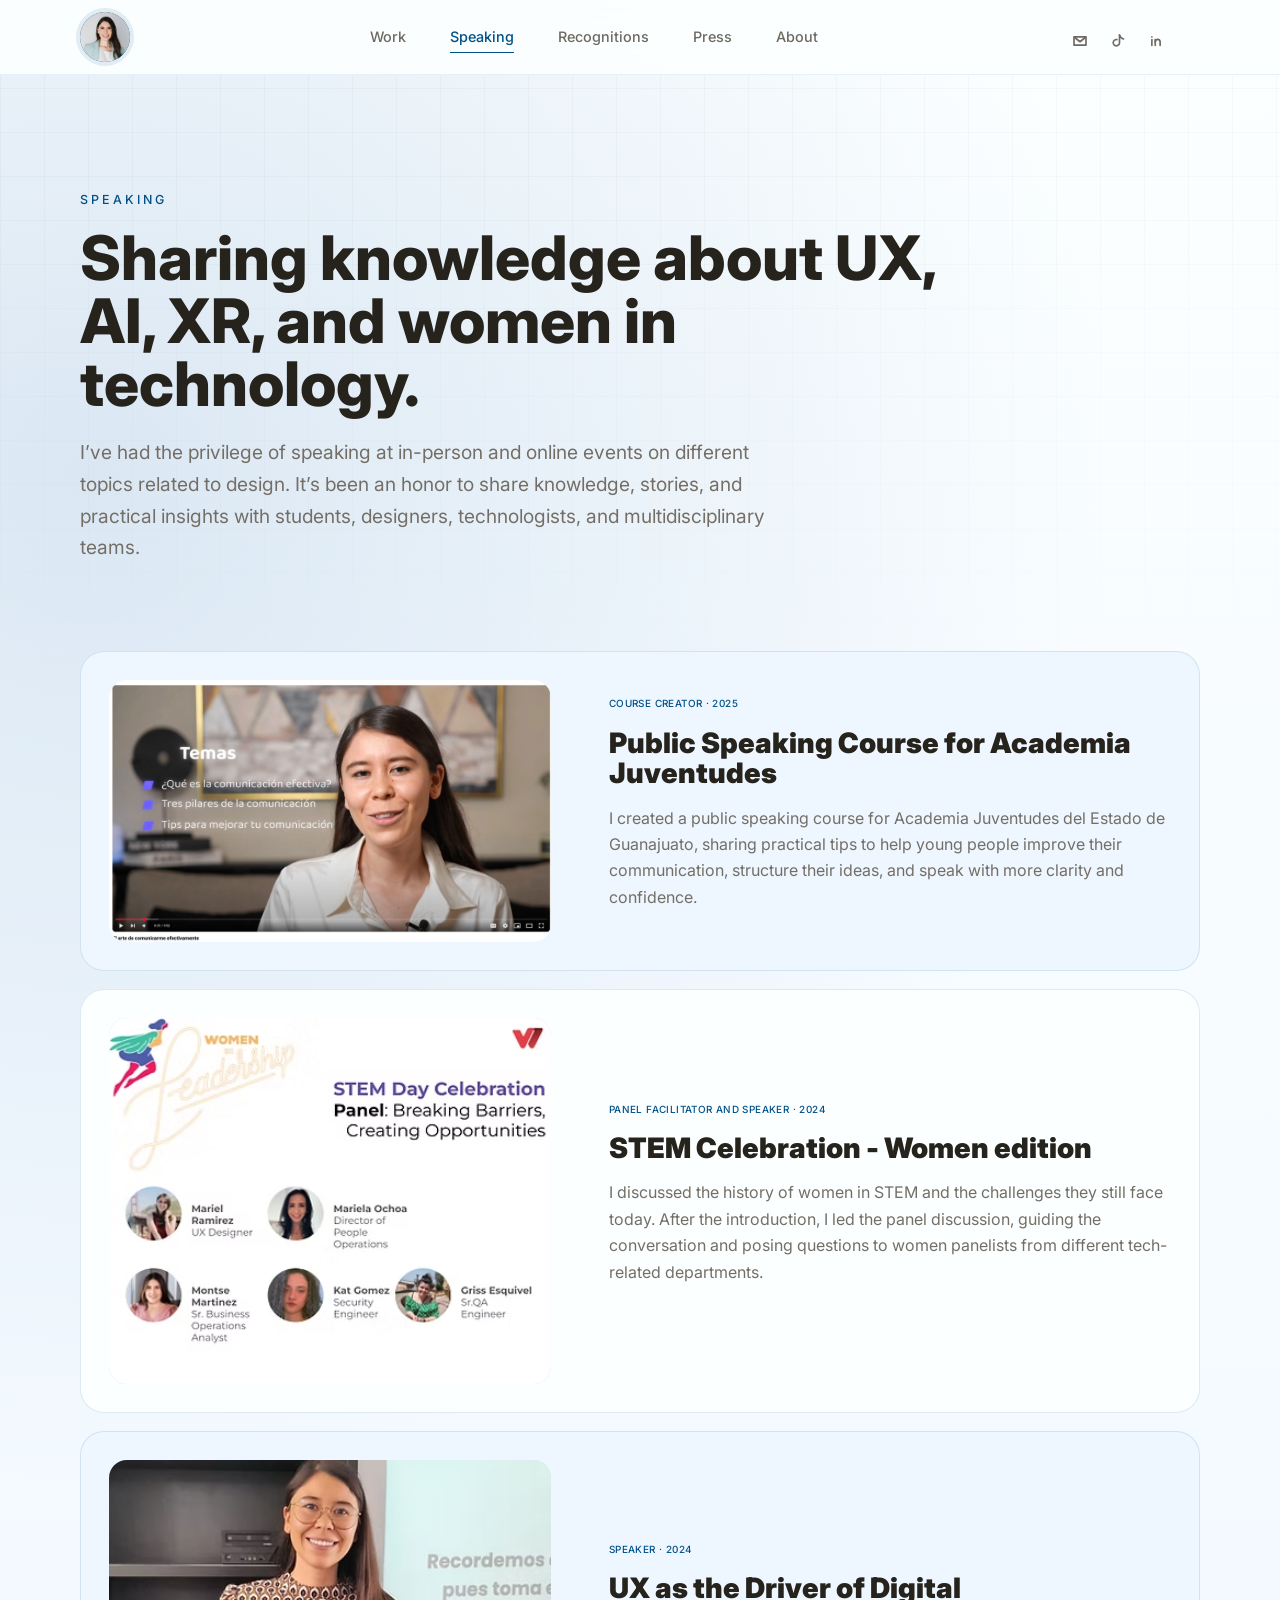
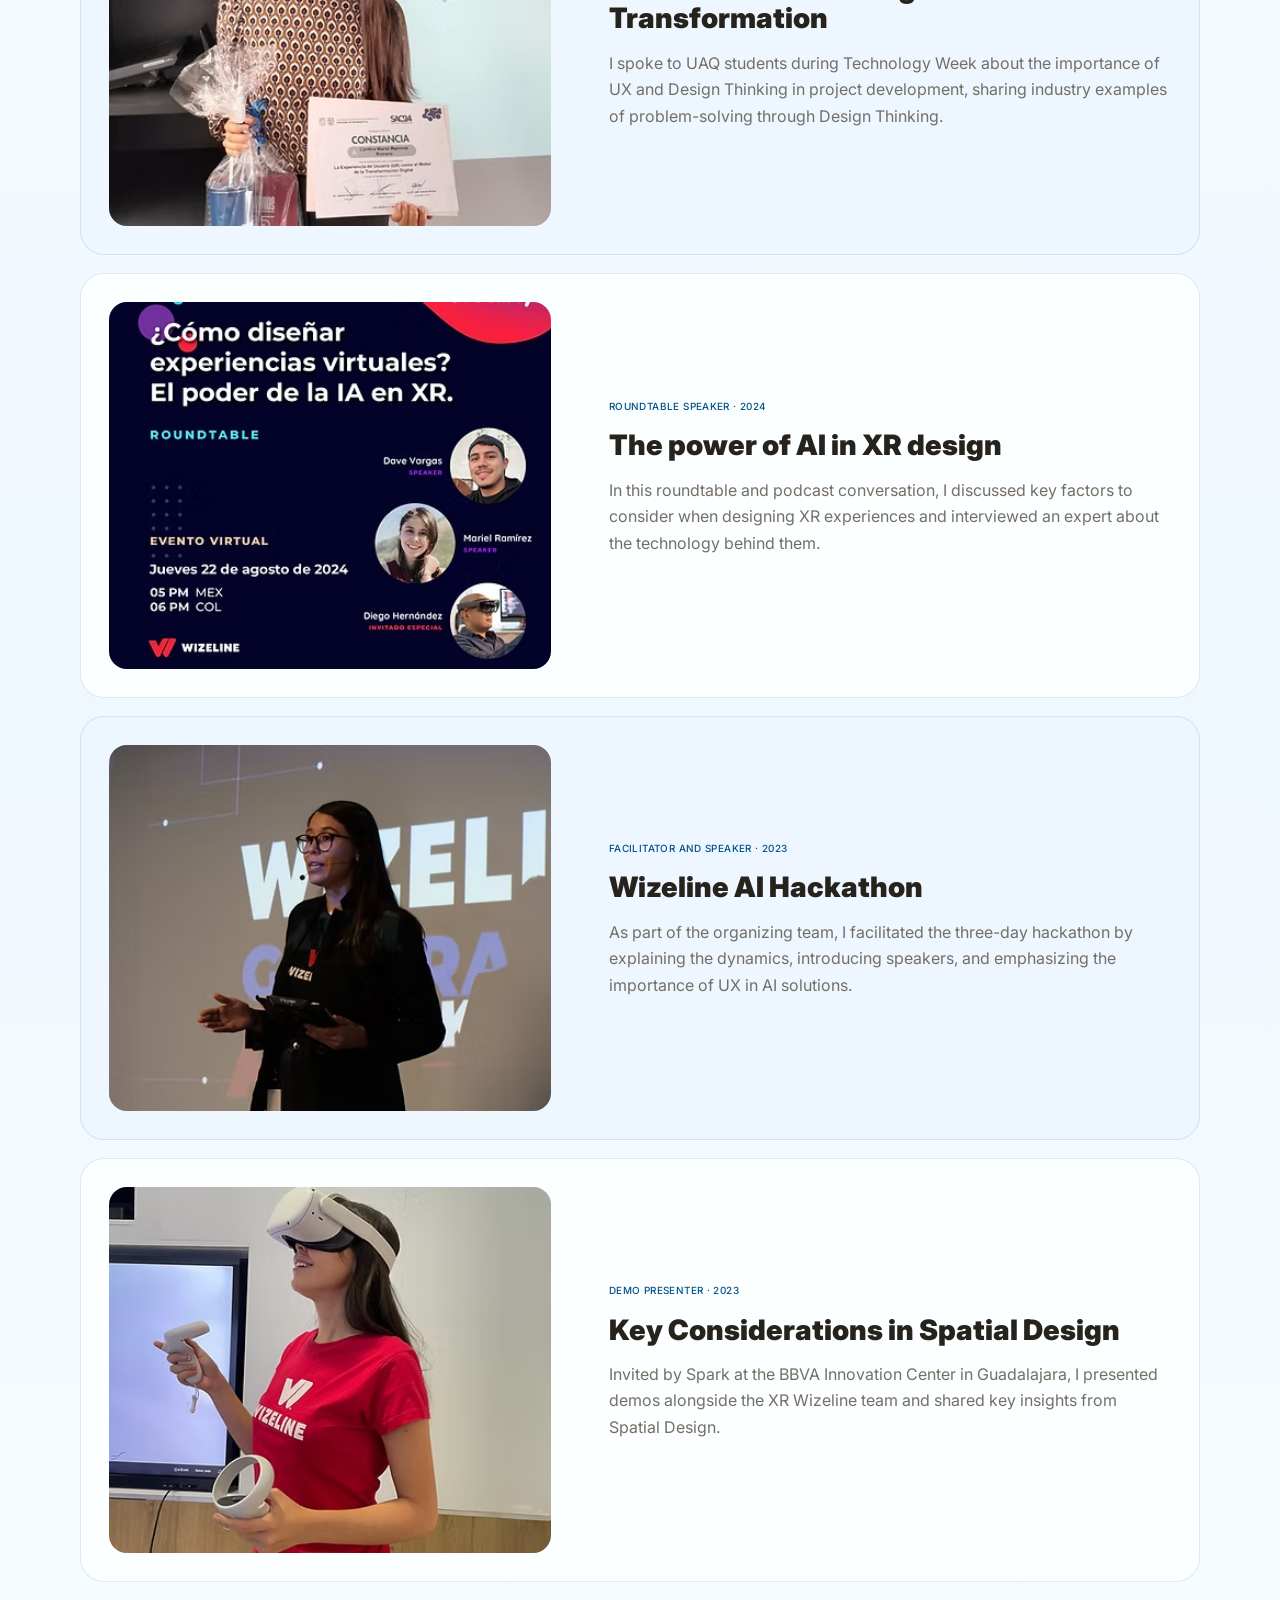
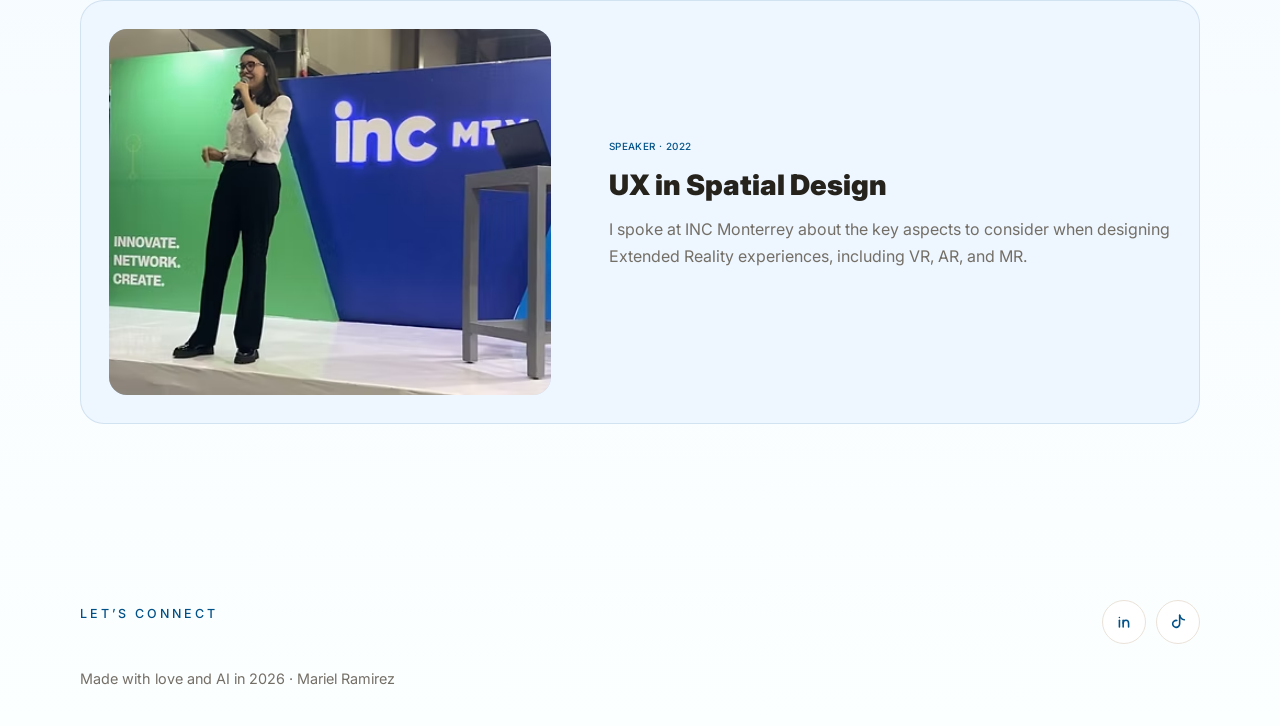
<file: speaking.html>
<!doctype html>
<html lang="en">
  <head>
    <meta charset="UTF-8" />
    <meta name="viewport" content="width=device-width, initial-scale=1.0" />
    <title>Speaking | Mariel Ramirez</title>
    <meta
      name="description"
      content="Speaking engagements by Mariel Ramirez on UX, AI, XR, women in STEM, and digital transformation."
    />
    <link rel="preconnect" href="https://fonts.googleapis.com" />
    <link rel="preconnect" href="https://fonts.gstatic.com" crossorigin />
    <link href="https://fonts.googleapis.com/css2?family=Inter:wght@400;500;600;700;800;900&display=swap" rel="stylesheet" />
    <link rel="stylesheet" href="styles.css?v=snapshots3" />
  </head>
  <body>
    <header class="site-header">
      <a class="logo" href="index.html" aria-label="Mariel Ramirez home">
        <img src="assets/mariel-avatar.jpg" alt="" />
      </a>
      <nav class="top-nav" aria-label="Primary navigation">
        <a href="index.html#work">Work</a>
        <a href="speaking.html" aria-current="page">Speaking</a>
        <a href="recognitions.html">Recognitions</a>
        <a href="press.html">Press</a>
        <a href="about.html">About</a>
      </nav>
      <div class="social-links" aria-label="Social links">
        <a class="icon-link" href="mailto:mariel.ramirezrom@gmail.com" aria-label="Email Mariel">
          <svg viewBox="0 0 24 24" aria-hidden="true"><path d="M4 6.5h16v11H4z"/><path d="m4.5 7 7.5 6 7.5-6"/></svg>
        </a>
        <a class="icon-link" href="https://www.tiktok.com/@soymarielramirez" target="_blank" rel="noreferrer" aria-label="Mariel on TikTok">
          <svg viewBox="0 0 24 24" aria-hidden="true"><path d="M14 4v10.2a4.2 4.2 0 1 1-3.4-4.1"/><path d="M14 4c.8 3.1 2.5 4.8 5.5 5.3"/></svg>
        </a>
        <a class="icon-link" href="https://www.linkedin.com/in/mariel-ramirez/" target="_blank" rel="noreferrer" aria-label="Mariel on LinkedIn">
          <svg viewBox="0 0 24 24" aria-hidden="true"><path d="M6.5 10v8"/><path d="M6.5 6.5v.1"/><path d="M11 18v-8"/><path d="M11 13.5c0-2.2 1.3-3.7 3.4-3.7 2 0 3.1 1.3 3.1 3.7V18"/></svg>
        </a>
      </div>
      <button class="menu-button" type="button" aria-expanded="false" aria-controls="mobile-nav">
        <span class="sr-only">Open navigation</span>
        <span></span>
        <span></span>
      </button>
    </header>

    <nav class="mobile-nav" id="mobile-nav" aria-label="Mobile navigation">
      <a href="index.html#work">Work</a>
      <a href="speaking.html">Speaking</a>
      <a href="recognitions.html">Recognitions</a>
      <a href="press.html">Press</a>
      <a href="about.html">About</a>
      <a href="https://www.linkedin.com/in/mariel-ramirez/" target="_blank" rel="noreferrer">LinkedIn</a>
      <a href="https://www.tiktok.com/@soymarielramirez" target="_blank" rel="noreferrer">TikTok</a>
    </nav>

    <main>
      <section class="page-hero">
        <p class="kicker">Speaking</p>
        <h1>Sharing knowledge about UX, AI, XR, and women in technology.</h1>
        <p>
          I’ve had the privilege of speaking at in-person and online events on different topics related to design. It’s
          been an honor to share knowledge, stories, and practical insights with students, designers, technologists, and
          multidisciplinary teams.
        </p>
      </section>

      <section class="editorial-list" aria-label="Speaking engagements">
        <article class="editorial-card">
          <div class="event-photo">
            <img src="assets/speaking-2025-public-speaking.jpeg" alt="Public speaking course for Academia Juventudes del Estado de Guanajuato" />
          </div>
          <div>
            <p class="project-eyebrow">Course Creator · 2025</p>
            <h2>Public Speaking Course for Academia Juventudes</h2>
            <p>
              I created a public speaking course for Academia Juventudes del Estado de Guanajuato, sharing practical
              tips to help young people improve their communication, structure their ideas, and speak with more clarity
              and confidence.
            </p>
          </div>
        </article>

        <article class="editorial-card">
          <div class="event-photo">
            <img src="assets/speaking-01.avif" alt="STEM Celebration Women edition event visual" />
          </div>
          <div>
            <p class="project-eyebrow">Panel Facilitator and Speaker · 2024</p>
            <h2>STEM Celebration - Women edition</h2>
            <p>
              I discussed the history of women in STEM and the challenges they still face today. After the introduction,
              I led the panel discussion, guiding the conversation and posing questions to women panelists from different
              tech-related departments.
            </p>
          </div>
        </article>

        <article class="editorial-card">
          <div class="event-photo">
            <img src="assets/speaking-03.avif" alt="UX as the Driver of Digital Transformation event visual" />
          </div>
          <div>
            <p class="project-eyebrow">Speaker · 2024</p>
            <h2>UX as the Driver of Digital Transformation</h2>
            <p>
              I spoke to UAQ students during Technology Week about the importance of UX and Design Thinking in project
              development, sharing industry examples of problem-solving through Design Thinking.
            </p>
          </div>
        </article>

        <article class="editorial-card">
          <div class="event-photo">
            <img src="assets/speaking-02.avif" alt="The power of AI in XR design event visual" />
          </div>
          <div>
            <p class="project-eyebrow">Roundtable Speaker · 2024</p>
            <h2>The power of AI in XR design</h2>
            <p>
              In this roundtable and podcast conversation, I discussed key factors to consider when designing XR
              experiences and interviewed an expert about the technology behind them.
            </p>
          </div>
        </article>

        <article class="editorial-card">
          <div class="event-photo">
            <img src="assets/speaking-05.avif" alt="Wizeline AI Hackathon event visual" />
          </div>
          <div>
            <p class="project-eyebrow">Facilitator and Speaker · 2023</p>
            <h2>Wizeline AI Hackathon</h2>
            <p>
              As part of the organizing team, I facilitated the three-day hackathon by explaining the dynamics,
              introducing speakers, and emphasizing the importance of UX in AI solutions.
            </p>
          </div>
        </article>

        <article class="editorial-card">
          <div class="event-photo">
            <img src="assets/speaking-04.avif" alt="Key Considerations in Spatial Design event photo" />
          </div>
          <div>
            <p class="project-eyebrow">Demo Presenter · 2023</p>
            <h2>Key Considerations in Spatial Design</h2>
            <p>
              Invited by Spark at the BBVA Innovation Center in Guadalajara, I presented demos alongside the XR Wizeline
              team and shared key insights from Spatial Design.
            </p>
          </div>
        </article>

        <article class="editorial-card">
          <div class="event-photo">
            <img src="assets/speaking-06.avif" alt="UX in Spatial Design speaking event photo" />
          </div>
          <div>
            <p class="project-eyebrow">Speaker · 2022</p>
            <h2>UX in Spatial Design</h2>
            <p>
              I spoke at INC Monterrey about the key aspects to consider when designing Extended Reality experiences,
              including VR, AR, and MR.
            </p>
          </div>
        </article>
      </section>
    </main>

    <footer class="site-footer" id="contact">
      <div>
        <p class="kicker">Let’s connect</p>
      </div>
      <div class="footer-links">
        <a href="https://www.linkedin.com/in/mariel-ramirez/" target="_blank" rel="noreferrer" aria-label="Mariel on LinkedIn">
          <svg viewBox="0 0 24 24" aria-hidden="true"><path d="M6.5 10v8"/><path d="M6.5 6.5v.1"/><path d="M11 18v-8"/><path d="M11 13.5c0-2.2 1.3-3.7 3.4-3.7 2 0 3.1 1.3 3.1 3.7V18"/></svg>
        </a>
        <a href="https://www.tiktok.com/@soymarielramirez" target="_blank" rel="noreferrer" aria-label="Mariel on TikTok">
          <svg viewBox="0 0 24 24" aria-hidden="true"><path d="M14 4v10.2a4.2 4.2 0 1 1-3.4-4.1"/><path d="M14 4c.8 3.1 2.5 4.8 5.5 5.3"/></svg>
        </a>
      </div>
      <p class="copyright">Made with love and AI in 2026 · Mariel Ramirez</p>
    </footer>

    <script src="script.js"></script>
  </body>
</html>
</file>
<file: styles.css>
:root {
  --blue: #005187;
  --blue-dark: #003f69;
  --ink: #26221c;
  --muted: #746f66;
  --paper: #fcffff;
  --soft-blue: #c4dafa;
  --mid-blue: #4d82bc;
  --sky-blue: #84b6f4;
  --soft-yellow: #fff4c7;
  --soft-pink: #ffe9ee;
  --soft-green: #e6f7ef;
  --line: #e9e2d8;
  --white: #ffffff;
  --cream-card: #eef6ff;
  --radius: 22px;
  --shadow: 0 22px 60px rgba(38, 34, 28, 0.1);
}

* {
  box-sizing: border-box;
}

html {
  scroll-behavior: smooth;
}

body {
  overflow-x: hidden;
  margin: 0;
  background:
    radial-gradient(circle at 7% 12%, rgba(77, 130, 188, 0.18), transparent 28%),
    linear-gradient(180deg, var(--paper), #eff7ff 58%, var(--paper));
  color: var(--ink);
  font-family: Inter, system-ui, -apple-system, BlinkMacSystemFont, "Segoe UI", sans-serif;
  line-height: 1.55;
}

body::before {
  position: fixed;
  inset: 0;
  z-index: -1;
  pointer-events: none;
  content: "";
  background-image:
    linear-gradient(rgba(38, 34, 28, 0.035) 1px, transparent 1px),
    linear-gradient(90deg, rgba(38, 34, 28, 0.035) 1px, transparent 1px);
  background-size: 44px 44px;
  mask-image: linear-gradient(to bottom, black, transparent 78%);
}

img {
  display: block;
  width: 100%;
}

a {
  color: inherit;
  text-decoration: none;
}

.reveal {
  opacity: 0;
  transform: translateY(22px);
  transition:
    opacity 700ms ease,
    transform 700ms cubic-bezier(0.22, 1, 0.36, 1);
  transition-delay: var(--reveal-delay, 0ms);
}

.reveal.is-visible {
  opacity: 1;
  transform: translateY(0);
}

.reveal-soft {
  transform: translateY(14px) scale(0.985);
}

.reveal-soft.is-visible {
  transform: translateY(0) scale(1);
}

@media (prefers-reduced-motion: reduce) {
  html {
    scroll-behavior: auto;
  }

  .reveal,
  .reveal-soft {
    opacity: 1;
    transform: none;
    transition: none;
  }
}

.skip-link,
.sr-only {
  position: absolute;
  width: 1px;
  height: 1px;
  overflow: hidden;
  clip: rect(0, 0, 0, 0);
  white-space: nowrap;
}

.skip-link:focus {
  z-index: 50;
  top: 16px;
  left: 16px;
  width: auto;
  height: auto;
  padding: 10px 14px;
  clip: auto;
  border-radius: 999px;
  background: #005187;
  color: var(--white);
}

.site-header {
  position: sticky;
  top: 0;
  z-index: 20;
  display: grid;
  grid-template-columns: auto 1fr auto auto;
  gap: clamp(18px, 3vw, 36px);
  align-items: center;
  width: 100%;
  min-height: 74px;
  margin: 0;
  padding: 12px max(32px, calc((100vw - 1120px) / 2));
  border: 0;
  border-bottom: 1px solid rgba(0, 81, 135, 0.08);
  border-radius: 0;
  background: rgba(252, 255, 255, 0.88);
  box-shadow: none;
  backdrop-filter: blur(18px);
}

.mobile-nav,
main,
.site-footer {
  width: min(1120px, calc(100% - 32px));
  margin-inline: auto;
}

.case-body main {
  width: min(1320px, calc(100% - 32px));
}

.logo {
  width: 50px;
  height: 50px;
  display: block;
  overflow: hidden;
  border-radius: 50%;
  background: var(--blue);
  box-shadow: 0 0 0 4px rgba(0, 81, 135, 0.1);
}

.logo img {
  height: 100%;
  object-fit: cover;
  object-position: center 13%;
}

.top-nav,
.social-links,
.footer-links {
  display: flex;
  align-items: center;
  gap: 8px;
}

.top-nav {
  justify-content: center;
  gap: 18px;
}

.top-nav a,
.social-links a,
.mobile-nav a,
.footer-links a {
  position: relative;
  padding: 10px 13px;
  border-radius: 999px;
  color: #6e6a62;
  font-size: 0.9rem;
  font-weight: 500;
}

.icon-link {
  display: grid;
  width: 30px;
  height: 30px;
  place-items: center;
  padding: 0;
  color: #777268;
}

.icon-link svg {
  width: 18px;
  height: 18px;
  fill: none;
  stroke: currentColor;
  stroke-linecap: round;
  stroke-linejoin: round;
  stroke-width: 2.2;
}

.top-nav a:hover,
.top-nav a:focus-visible,
.mobile-nav a:hover,
.mobile-nav a:focus-visible,
.footer-links a:hover,
.footer-links a:focus-visible {
  color: var(--blue);
}

.top-nav a::after {
  position: absolute;
  right: 13px;
  bottom: 5px;
  left: 13px;
  height: 1px;
  content: "";
  background: var(--blue);
  transform: scaleX(0);
  transform-origin: center;
  transition: transform 180ms ease;
}

.top-nav a:hover::after,
.top-nav a:focus-visible::after,
.top-nav a[aria-current="page"]::after {
  transform: scaleX(1);
}

.top-nav a[aria-current="page"] {
  color: var(--blue);
}

.social-links a:hover,
.social-links a:focus-visible {
  color: var(--blue);
  transform: translateY(-1px);
}

.social-links a {
  border: 0;
  background: transparent;
}

.menu-button {
  display: none;
  width: 46px;
  height: 46px;
  border: 1px solid var(--line);
  border-radius: 50%;
  background: var(--white);
}

.menu-button span:not(.sr-only) {
  display: block;
  width: 18px;
  height: 2px;
  margin: 5px auto;
  background: var(--ink);
}

.mobile-nav {
  position: sticky;
  top: 88px;
  z-index: 19;
  display: none;
  padding: 12px;
  border: 1px solid var(--line);
  border-radius: var(--radius);
  background: rgba(255, 253, 250, 0.96);
  box-shadow: var(--shadow);
}

.mobile-nav.is-open {
  display: grid;
}

.hero {
  display: grid;
  grid-template-columns: minmax(0, 1.04fr) minmax(360px, 0.86fr);
  gap: clamp(28px, 6vw, 78px);
  align-items: center;
  min-height: calc(100vh - 96px);
  padding: clamp(34px, 4vw, 52px) 0 12px;
}

.kicker,
.project-eyebrow,
.section-label span {
  margin: 0 0 16px;
  color: var(--blue);
  font-size: 0.78rem;
  font-weight: 500;
  letter-spacing: 0.24em;
  text-transform: uppercase;
}

.project-eyebrow {
  font-size: 0.62rem;
  letter-spacing: 0.04em;
}

h1,
h2,
h3,
p {
  margin-top: 0;
}

h1,
h2 {
  font-family: Inter, system-ui, -apple-system, BlinkMacSystemFont, "Segoe UI", sans-serif;
  line-height: 1.03;
  letter-spacing: 0;
}

h1 {
  font-weight: 800;
}

h2 {
  font-weight: 900;
}

h1 {
  max-width: 800px;
  margin-bottom: 24px;
  font-size: clamp(2.7rem, 4.2vw, 3.7rem);
}

h2 {
  max-width: 860px;
  margin-bottom: 28px;
  font-size: clamp(2.2rem, 4.3vw, 4.4rem);
}

h3 {
  margin-bottom: 12px;
  font-size: clamp(1.45rem, 2.1vw, 2.1rem);
  line-height: 1.05;
}

.hero-text {
  max-width: 670px;
  color: var(--muted);
  font-size: clamp(1rem, 1.35vw, 1.12rem);
  font-weight: 400;
  line-height: 1.62;
}

.hero-actions {
  display: flex;
  flex-wrap: wrap;
  gap: 12px;
  margin-top: 30px;
}

.button {
  display: inline-flex;
  align-items: center;
  justify-content: center;
  min-height: 50px;
  padding: 0 18px;
  border-radius: 999px;
  font-size: 0.86rem;
  font-weight: 600;
  letter-spacing: 0.04em;
}

.button.primary {
  background: var(--blue);
  color: var(--white);
  box-shadow: 0 16px 32px rgba(0, 81, 135, 0.2);
}

.button.primary:hover,
.button.primary:focus-visible {
  background: #4d82bc;
  color: var(--white);
}

.button.primary:active {
  background: #003f69;
  transform: translateY(0);
  box-shadow: 0 8px 18px rgba(0, 81, 135, 0.18);
}

.button.ghost {
  border: 1px solid var(--line);
  background: rgba(255, 255, 255, 0.72);
}

.button:hover {
  transform: translateY(-2px);
}

.hero-media {
  position: relative;
  min-height: 500px;
}

.photo-frame {
  position: absolute;
  inset: 4% 8% 0 2%;
  overflow: hidden;
  border: 1px solid rgba(38, 34, 28, 0.1);
  border-radius: 34px;
  background: var(--soft-blue);
  box-shadow: var(--shadow);
}

.photo-frame::before {
  position: absolute;
  inset: 14px;
  z-index: 2;
  pointer-events: none;
  content: "";
  border: 2px solid rgba(255, 255, 255, 0.82);
  border-radius: 24px;
}

.photo-frame img {
  height: 100%;
  object-fit: cover;
  object-position: center top;
}

.impact-ribbon {
  position: relative;
  width: min(1040px, calc(100% - 40px));
  margin: -8px auto 76px;
  padding: clamp(28px, 5vw, 46px);
  border-radius: 22px;
  background: var(--blue);
  color: var(--white);
}

.impact-grid {
  display: grid;
  grid-template-columns: repeat(4, 1fr);
  gap: 0;
}

.impact-item {
  display: grid;
  align-content: center;
  min-height: 104px;
  padding: 0 24px;
  text-align: center;
}

.impact-item + .impact-item {
  border-left: 2px dotted rgba(252, 255, 255, 0.7);
}

.impact-item strong {
  display: block;
  color: var(--white);
  font-size: clamp(2rem, 4vw, 3.25rem);
  font-weight: 800;
  line-height: 1;
  text-align: center;
}

.impact-item span {
  display: block;
  max-width: 220px;
  margin: 8px auto 0;
  color: rgba(252, 255, 255, 0.86);
  font-size: 1rem;
  font-weight: 500;
  text-transform: lowercase;
}

.corner-mark {
  position: absolute;
  display: block;
  width: 78px;
  height: 78px;
  border-radius: 6px;
  background: #c4dafa;
}

.corner-mark::before {
  position: absolute;
  width: 30px;
  height: 30px;
  content: "";
  border-color: var(--blue);
  border-style: solid;
}

.corner-start {
  top: -40px;
  left: -46px;
}

.corner-start::before {
  top: 20px;
  left: 22px;
  border-width: 8px 0 0 8px;
}

.corner-end {
  right: -46px;
  bottom: -40px;
}

.corner-end::before {
  right: 22px;
  bottom: 20px;
  border-width: 0 8px 8px 0;
}

.floating-note {
  position: absolute;
  z-index: 3;
  width: min(250px, 60%);
  padding: 18px;
  border: 1px solid rgba(38, 34, 28, 0.12);
  border-radius: var(--radius);
  box-shadow: var(--shadow);
}

.floating-note span {
  display: block;
  margin-bottom: 6px;
  font-size: 1.45rem;
  font-weight: 900;
}

.floating-note p {
  margin: 0;
  color: rgba(38, 34, 28, 0.78);
  font-size: 0.92rem;
  line-height: 1.35;
}

.note-blue {
  right: 0;
  bottom: 90px;
  background: var(--blue);
  color: var(--white);
  transform: rotate(3deg);
}

.note-blue p {
  color: rgba(255, 255, 255, 0.84);
}

.note-light {
  left: 0;
  bottom: 30px;
  background: #c4dafa;
  transform: rotate(-3deg);
}

.intro-strip {
  display: grid;
  grid-template-columns: repeat(3, 1fr);
  gap: 0;
  margin: -8px 0 72px;
  padding: 18px;
  border: 1px solid rgba(0, 81, 135, 0.12);
  border-radius: 26px;
  background: rgba(252, 255, 255, 0.66);
  box-shadow: 0 18px 44px rgba(0, 81, 135, 0.06);
}

.intro-strip article {
  position: relative;
  display: flex;
  gap: 16px;
  align-items: center;
  min-height: 116px;
  padding: 22px;
  overflow: hidden;
  border-right: 1px solid rgba(0, 81, 135, 0.1);
  background: transparent;
}

.intro-strip article:last-child {
  border-right: 0;
}

.highlight-icon {
  display: grid;
  flex: 0 0 46px;
  width: 46px;
  height: 46px;
  place-items: center;
  border: 1px solid rgba(0, 81, 135, 0.14);
  border-radius: 16px;
  background: #c4dafa;
  color: var(--blue);
}

.highlight-icon svg {
  width: 21px;
  height: 21px;
  fill: none;
  stroke: currentColor;
  stroke-linecap: round;
  stroke-linejoin: round;
  stroke-width: 1.9;
}

.intro-strip p {
  position: relative;
  z-index: 2;
  margin: 0;
  color: #4f565b;
  font-size: 0.98rem;
  line-height: 1.45;
}

.intro-strip strong {
  color: var(--ink);
}

.intro-label {
  display: inline-flex;
  margin-bottom: 6px;
  color: var(--blue);
  font-size: 0.68rem;
  font-weight: 600;
  letter-spacing: 0.18em;
  text-transform: uppercase;
}

.known-for {
  display: grid;
  grid-template-columns: minmax(260px, 0.38fr) minmax(0, 0.62fr);
  gap: clamp(28px, 5vw, 58px);
  align-items: start;
  margin: 0 auto 106px;
  padding: clamp(28px, 5vw, 46px);
  border: 1px solid rgba(0, 81, 135, 0.12);
  border-radius: 28px;
  background: #edf5ff;
  text-align: left;
}

.known-for h2 {
  max-width: 420px;
  margin: 0;
  font-family: Inter, system-ui, -apple-system, BlinkMacSystemFont, "Segoe UI", sans-serif;
  color: var(--ink);
  font-size: clamp(1.75rem, 3vw, 2.85rem);
  font-weight: 650;
  line-height: 1;
}

.mini-label {
  margin: 0 0 10px;
  color: var(--blue);
  font-size: 0.72rem;
  font-weight: 500;
  letter-spacing: 0.22em;
  text-transform: uppercase;
}

.skill-collage {
  display: flex;
  flex-wrap: wrap;
  justify-content: flex-start;
  gap: 10px;
}

.skill-groups {
  display: grid;
  gap: 20px;
}

.skill-group {
  display: grid;
  gap: 10px;
}

.skill-group + .skill-group {
  padding-top: 18px;
  border-top: 1px solid rgba(0, 81, 135, 0.1);
}

.skill-group-label {
  color: #52606a;
  font-size: 0.7rem;
  font-weight: 600;
  letter-spacing: 0.18em;
  text-transform: uppercase;
}

.ticket {
  display: inline-flex;
  align-items: center;
  min-height: 34px;
  padding: 7px 12px;
  border-radius: 999px;
  font-size: 0.88rem;
  font-weight: 500;
  line-height: 1;
  box-shadow: none;
}

.ticket-primary {
  border: 1px solid rgba(0, 81, 135, 0.22);
  background: rgba(252, 255, 255, 0.92);
  color: var(--blue);
  font-weight: 500;
}

.ticket-soft {
  border: 1px solid rgba(0, 81, 135, 0.22);
  background: rgba(252, 255, 255, 0.92);
  color: var(--blue);
}

.ticket-sky {
  border: 1px solid rgba(0, 81, 135, 0.22);
  background: rgba(252, 255, 255, 0.92);
  color: var(--blue);
}

.ticket-line {
  border: 1px solid rgba(0, 81, 135, 0.22);
  background: rgba(252, 255, 255, 0.92);
  color: var(--blue);
}

.project-card,
.metrics,
.about-section,
.recognition,
.recognition-list article {
  border: 1px solid rgba(38, 34, 28, 0.1);
  border-radius: var(--radius);
  background: rgba(255, 255, 255, 0.7);
  box-shadow: 0 12px 36px rgba(38, 34, 28, 0.06);
}

.work-section,
.metrics,
.about-section,
.speaking-section,
.recognition,
.site-footer {
  margin-top: 104px;
}

.work-section,
.metrics,
.about-section,
.speaking-section,
.recognition {
  scroll-margin-top: 110px;
}

.section-label {
  display: flex;
  justify-content: space-between;
  gap: 16px;
  align-items: center;
  margin-bottom: 12px;
}

.section-label a {
  padding: 10px 14px;
  border: 1px solid var(--line);
  border-radius: 999px;
  background: var(--white);
  color: var(--blue);
  font-weight: 900;
}

.project-list {
  display: grid;
  grid-template-columns: repeat(2, minmax(0, 1fr));
  gap: 28px;
  align-items: stretch;
}

.project-card {
  position: relative;
  display: grid;
  grid-template-rows: auto 240px;
  gap: 28px;
  height: 100%;
  min-height: 0;
  padding: clamp(26px, 4vw, 40px);
  overflow: hidden;
  border: 1px solid rgba(0, 81, 135, 0.12);
  border-radius: 22px;
  background: #edf5ff;
  box-shadow: none;
}

.project-card > div:first-child {
  position: relative;
  z-index: 2;
}

.project-card:first-child {
  background: #f3f5f7;
  border-color: rgba(38, 34, 28, 0.14);
}

.project-card:nth-child(2) {
  background: #edf5ff;
  border-color: rgba(0, 81, 135, 0.16);
}

.project-card:nth-child(3) {
  background: #eef4ff;
  border-color: rgba(31, 63, 176, 0.18);
}

.project-card.noto-card {
  grid-template-rows: auto 240px;
  background: #eef4ff;
}

.project-card.wizeline-card {
  background: #f1f7ff;
  border-color: rgba(77, 130, 188, 0.18);
}

.project-card.oracle-card {
  background: #f3f5f7;
}

.project-card.oracle-card .project-eyebrow {
  color: #4b5563;
}

.project-card.oracle-card .card-button {
  border-color: transparent;
  color: var(--white);
}

.project-card.oracle-card .card-button span {
  color: var(--white);
}

.project-card.valvoline-card {
  background: #edf5ff;
}

.project-card.noto-card .project-eyebrow,
.project-card.noto-card h3,
.project-card.noto-card p strong {
  color: var(--ink);
}

.work-section .project-card .project-eyebrow,
.work-section .snapshot-teaser .project-eyebrow {
  color: var(--blue);
}

.project-card.featured {
  background: linear-gradient(135deg, var(--blue), var(--blue-dark));
  color: var(--white);
}

.project-card.featured .project-eyebrow,
.project-card.featured p,
.project-card.featured li {
  color: rgba(255, 255, 255, 0.82);
}

.project-card p {
  max-width: 500px;
  color: var(--muted);
  font-size: 1.02rem;
}

.project-card p strong {
  color: var(--ink);
}

.project-role {
  margin-bottom: 24px;
  color: var(--ink);
}

.project-card ul {
  display: flex;
  flex-wrap: wrap;
  gap: 8px 14px;
  margin: 22px 0 0;
  padding: 0;
  list-style: none;
}

.card-button {
  display: inline-flex;
  align-items: center;
  gap: 8px;
  margin-top: 16px;
  padding: 10px 18px;
  border: 1px solid rgba(38, 34, 28, 0.42);
  border-radius: 999px;
  color: var(--ink);
  font-weight: 700;
}

.card-button.case-study {
  border-color: transparent;
  background: var(--blue);
  color: var(--white);
  font-size: 0.78rem;
  letter-spacing: 0.04em;
  text-transform: uppercase;
}

.card-button.access-button {
  gap: 9px;
  padding: 10px 16px;
}

.card-button.access-button svg {
  width: 16px;
  height: 16px;
  fill: none;
  stroke: currentColor;
  stroke-linecap: round;
  stroke-linejoin: round;
  stroke-width: 2;
}

.card-button span {
  color: var(--blue);
  font-weight: 900;
}

.project-card li {
  padding: 0;
  border: 0;
  border-radius: 0;
  background: transparent;
  color: #5b666c;
  font-size: 0.76rem;
  font-weight: 600;
  letter-spacing: 0.05em;
  text-transform: uppercase;
}

.project-card li::before {
  color: var(--mid-blue);
  content: "• ";
}

.snapshot-teaser {
  display: grid;
  grid-template-columns: minmax(0, 0.52fr) minmax(360px, 0.48fr);
  gap: clamp(24px, 5vw, 56px);
  align-items: center;
  margin-top: 28px;
  padding: clamp(26px, 4vw, 40px);
  overflow: hidden;
  border: 1px solid rgba(0, 81, 135, 0.14);
  border-radius: 22px;
  background: #fcffff;
  box-shadow: 0 16px 42px rgba(0, 81, 135, 0.07);
  transition:
    border-color 180ms ease,
    box-shadow 180ms ease,
    transform 180ms ease;
}

.snapshot-teaser:hover,
.snapshot-teaser:focus-visible {
  border-color: rgba(0, 81, 135, 0.3);
  box-shadow: 0 20px 52px rgba(0, 81, 135, 0.12);
  transform: translateY(-2px);
}

.snapshot-teaser h3 {
  max-width: 560px;
  margin: 0 0 14px;
  font-size: clamp(1.75rem, 3.5vw, 3rem);
  line-height: 0.98;
}

.snapshot-teaser p:not(.project-eyebrow) {
  max-width: 620px;
  color: var(--muted);
  font-size: 1.02rem;
}

.snapshot-strip {
  display: grid;
  grid-template-columns: repeat(2, minmax(0, 1fr));
  grid-template-rows: repeat(2, minmax(0, 1fr));
  gap: 12px;
  min-height: 280px;
}

.snapshot-strip img {
  height: 100%;
  min-height: 0;
  border: 1px solid rgba(0, 81, 135, 0.1);
  border-radius: 14px;
  background: linear-gradient(180deg, #f7fbff, #edf5ff);
  object-fit: contain;
  padding: 10px;
  box-shadow: 0 12px 24px rgba(38, 34, 28, 0.07);
}

.snapshot-strip img:first-child {
  grid-column: 1 / -1;
}

.snapshot-strip img:nth-child(2) {
  transform: none;
}

.snapshot-strip img:nth-child(3) {
  transform: none;
}

.previous-portfolios {
  display: flex;
  flex-wrap: wrap;
  gap: 14px 18px;
  align-items: center;
  margin-top: 34px;
}

.previous-portfolios h2 {
  margin: 0;
  color: var(--ink);
  font-size: clamp(1.45rem, 2.4vw, 2rem);
  font-weight: 800;
  letter-spacing: 0;
}

.previous-portfolios a {
  display: inline-flex;
  align-items: center;
  min-height: 38px;
  padding: 9px 14px;
  border: 1px solid rgba(0, 81, 135, 0.2);
  border-radius: 999px;
  background: rgba(252, 255, 255, 0.84);
  color: var(--blue);
  font-size: 0.9rem;
  font-weight: 700;
}

.previous-portfolios a:hover,
.previous-portfolios a:focus-visible {
  background: #dcecff;
}

.tag-cloud span {
  padding: 8px 11px;
  border: 1px solid rgba(38, 34, 28, 0.12);
  border-radius: 999px;
  background: rgba(255, 255, 255, 0.62);
  color: var(--ink);
  font-size: 0.84rem;
  font-weight: 700;
}

.project-card.featured li {
  border-color: rgba(255, 255, 255, 0.22);
  background: rgba(255, 255, 255, 0.12);
}

.project-visual {
  position: relative;
  z-index: 1;
  align-self: end;
  width: 100%;
  height: 240px;
  min-height: 0;
  overflow: hidden;
  border: 1px solid rgba(0, 81, 135, 0.1);
  border-radius: 18px;
  background: #fcffff;
  box-shadow: none;
  transform: none;
}

.case-study-section {
  margin-top: 48px;
  padding: clamp(24px, 5vw, 52px);
  border: 1px solid rgba(0, 81, 135, 0.14);
  border-radius: 28px;
  background: #fcffff;
  box-shadow: 0 18px 44px rgba(0, 81, 135, 0.08);
  scroll-margin-top: 96px;
}

.case-study-page {
  margin-top: clamp(54px, 8vw, 96px);
}

.case-study-header {
  display: grid;
  grid-template-columns: minmax(0, 1fr) auto;
  gap: 24px;
  align-items: start;
  margin-bottom: 28px;
}

.case-study-header h1,
.case-study-header h2 {
  max-width: 920px;
  margin-bottom: 18px;
  font-size: clamp(2.2rem, 5vw, 4.35rem);
}

.case-study-header p:not(.project-eyebrow) {
  max-width: 720px;
  color: var(--muted);
  font-size: 1.05rem;
}

.case-close {
  min-height: 42px;
  padding: 0 16px;
  border: 1px solid rgba(0, 81, 135, 0.22);
  border-radius: 999px;
  background: #eef6ff;
  color: var(--blue);
  font: inherit;
  font-size: 0.9rem;
  cursor: pointer;
}

.case-close:hover,
.case-close:focus-visible {
  background: #c4dafa;
}

.case-hero-card {
  overflow: hidden;
  margin-bottom: 18px;
  border-radius: 22px;
  background: #c4dafa;
}

.case-hero-card img {
  max-height: 380px;
  object-fit: cover;
  object-position: center;
}

.case-study-grid,
.case-bottom {
  display: grid;
  grid-template-columns: repeat(2, minmax(0, 1fr));
  gap: 14px;
  margin-top: 18px;
}

.case-study-grid article,
.case-process,
.case-bottom article {
  padding: 24px;
  border: 1px solid rgba(0, 81, 135, 0.12);
  border-radius: 20px;
  background: #eef6ff;
}

.case-study-grid span {
  display: inline-flex;
  margin-bottom: 18px;
  color: var(--mid-blue);
  font-size: 0.76rem;
  font-weight: 700;
  letter-spacing: 0.16em;
}

.case-study-grid h3,
.case-process h3,
.case-bottom h3 {
  margin-bottom: 12px;
  font-size: clamp(1.2rem, 2vw, 1.55rem);
}

.case-study-grid p,
.case-process li,
.case-bottom p {
  color: var(--muted);
}

.case-process {
  margin-top: 14px;
  background: #c4dafa;
}

.case-process ol {
  display: grid;
  gap: 12px;
  margin: 0;
  padding-left: 20px;
}

.case-process strong {
  color: var(--ink);
}

.case-redesign {
  max-width: 1320px;
  padding: 0;
  border: 0;
  border-radius: 0;
  background: transparent;
  box-shadow: none;
}

.case-study-hero h1 {
  max-width: 900px;
  font-size: clamp(2rem, 4vw, 3.4rem);
  font-weight: 800;
  letter-spacing: 0;
}

.case-meta {
  display: flex;
  flex-wrap: wrap;
  gap: 8px;
  margin-top: 24px;
}

.case-meta span {
  display: inline-flex;
  align-items: center;
  min-height: 34px;
  padding: 8px 12px;
  border-radius: 999px;
  background: #c4dafa;
  color: var(--blue);
  font-size: 0.78rem;
  font-weight: 600;
  letter-spacing: 0.04em;
  text-transform: uppercase;
}

.case-redesign .case-hero-card {
  margin-bottom: 22px;
  border: 1px solid rgba(0, 81, 135, 0.12);
  background: #edf5ff;
}

.case-redesign .case-hero-card img {
  width: 100%;
  max-height: 440px;
  object-fit: cover;
}

.case-layout {
  display: grid;
  grid-template-columns: 150px minmax(0, 1fr);
  gap: clamp(22px, 3vw, 38px);
  align-items: start;
  margin-top: 32px;
}

.case-nav {
  position: sticky;
  top: 102px;
  z-index: 5;
  display: grid;
  gap: 4px;
  padding: 16px 0 16px 18px;
}

.case-nav::before {
  position: absolute;
  top: 18px;
  bottom: 18px;
  left: 4px;
  width: 1px;
  background: rgba(0, 81, 135, 0.18);
  content: "";
}

.case-nav a {
  position: relative;
  padding: 9px 12px;
  border-radius: 12px;
  color: #6a716f;
  font-size: 0.86rem;
  font-weight: 500;
  transition:
    background 180ms ease,
    color 180ms ease,
    transform 180ms ease;
}

.case-nav a::before {
  position: absolute;
  top: 50%;
  left: -18px;
  width: 9px;
  height: 9px;
  border: 2px solid #c4dafa;
  border-radius: 50%;
  background: #fcffff;
  content: "";
  transform: translateY(-50%);
}

.case-nav a:hover,
.case-nav a:focus-visible,
.case-nav a.is-active {
  background: #edf5ff;
  color: var(--blue);
  transform: translateX(2px);
}

.case-nav a.is-active::before {
  border-color: var(--blue);
  background: var(--blue);
}

.case-story {
  display: grid;
  gap: 16px;
}

.case-content-row {
  display: grid;
  grid-template-columns: 150px minmax(0, 1fr);
  gap: clamp(20px, 3vw, 36px);
  align-items: center;
  padding: clamp(24px, 4vw, 42px);
  border: 1px solid rgba(0, 81, 135, 0.1);
  border-radius: 24px;
  background: #fcffff;
}

.process-row {
  grid-template-columns: 1fr;
  align-items: start;
}

.process-row .case-section-label {
  position: static;
  display: flex;
  gap: 14px;
  align-items: baseline;
}

.process-row .case-section-label span {
  margin-bottom: 0;
  font-size: 1.35rem;
}

.case-content-row:nth-child(even) {
  background: #f1f7ff;
}

.case-section-label {
  position: sticky;
  top: 172px;
  align-self: center;
}

.case-section-label span {
  display: inline-flex;
  margin-bottom: 12px;
  color: #84b6f4;
  font-size: 2.4rem;
  font-weight: 800;
  line-height: 1;
}

.case-section-label h2 {
  margin: 0;
  color: var(--blue);
  font-size: clamp(1.05rem, 1.8vw, 1.35rem);
  line-height: 1.1;
}

.case-copy {
  display: grid;
  gap: 18px;
  color: var(--ink);
}

.case-copy p {
  max-width: 820px;
  margin: 0;
  color: #4f565b;
  font-size: clamp(1rem, 1.25vw, 1.08rem);
  line-height: 1.68;
}

.case-copy strong {
  color: var(--ink);
}

.case-list {
  display: grid;
  gap: 9px;
  max-width: 820px;
  margin: 0;
  padding-left: 22px;
  color: #4f565b;
  font-size: 1rem;
  line-height: 1.55;
}

.compact-list {
  display: flex;
  flex-wrap: wrap;
  gap: 10px;
  padding-left: 0;
  list-style: none;
}

.compact-list li {
  display: inline-flex;
  align-items: center;
  min-height: 36px;
  padding: 8px 12px;
  border: 1px solid rgba(0, 81, 135, 0.12);
  border-radius: 999px;
  background: #fcffff;
  color: #4f565b;
  line-height: 1.2;
}

.tool-list {
  display: flex;
  flex-wrap: wrap;
  gap: 8px 10px;
  align-items: flex-start;
  max-width: 820px;
  overflow: visible;
  border: 0;
  border-radius: 0;
  background: transparent;
}

.tool-list span {
  display: inline-flex;
  align-items: center;
  min-height: 36px;
  padding: 8px 12px;
  border: 1px solid rgba(0, 81, 135, 0.12);
  border-radius: 999px;
  background: #fcffff;
  color: #4f565b;
  font-size: 0.9rem;
  font-weight: 500;
  line-height: 1.2;
  box-shadow: none;
}

.process-row {
  background: #eef6ff;
}

.process-row .case-section-label {
  display: grid;
  grid-template-columns: auto minmax(0, 1fr);
  gap: 14px;
  align-items: center;
}

.process-row .case-section-label span {
  margin-bottom: 0;
  color: #84b6f4;
  font-size: clamp(1.05rem, 1.8vw, 1.35rem);
}

.process-stack {
  gap: 18px;
}

.process-step {
  display: grid;
  gap: 16px;
  padding: clamp(22px, 3vw, 30px);
  border: 1px solid rgba(0, 81, 135, 0.12);
  border-radius: 22px;
  background: #fcffff;
}

.split-step {
  grid-template-columns: minmax(0, 0.46fr) minmax(0, 0.54fr);
  align-items: start;
  gap: 20px;
}

.split-step > div:first-child {
  display: grid;
  gap: 16px;
  align-content: start;
}

.step-heading {
  display: flex;
  gap: 12px;
  align-items: flex-start;
  margin-bottom: 0;
}

.step-heading span {
  display: grid;
  flex: 0 0 30px;
  width: 30px;
  height: 30px;
  place-items: center;
  border-radius: 50%;
  background: var(--blue);
  color: var(--white);
  font-size: 0.82rem;
  font-weight: 700;
}

.step-heading h3 {
  margin: 1px 0 0;
  font-size: clamp(1.15rem, 1.8vw, 1.55rem);
  line-height: 1.12;
}

.case-figure {
  overflow: hidden;
  margin: 0;
  border: 1px solid rgba(0, 81, 135, 0.1);
  border-radius: 18px;
  background: #d8eaf4;
}

.case-figure img {
  width: 100%;
  display: block;
}

.case-gallery {
  display: grid;
  gap: 14px;
}

.case-note-card {
  display: grid;
  gap: 12px;
  padding: 20px;
  border-radius: 18px;
  background: #edf5ff;
}

.case-note-card ol {
  display: grid;
  gap: 10px;
  margin: 0;
  padding-left: 22px;
  color: #4f565b;
  line-height: 1.55;
}

.demo-placeholder {
  display: grid;
  min-height: 220px;
  place-items: center;
  align-content: center;
  gap: 12px;
  padding: 28px;
  border: 1px dashed rgba(0, 81, 135, 0.32);
  border-radius: 22px;
  background: #edf5ff;
  text-align: center;
}

.demo-placeholder span {
  color: var(--blue);
  font-size: 0.75rem;
  font-weight: 600;
  letter-spacing: 0.22em;
  text-transform: uppercase;
}

.demo-placeholder p {
  max-width: 460px;
}

.case-inline-link {
  justify-self: end;
  display: inline-flex;
  gap: 8px;
  align-items: center;
  margin: 4px 0 0;
  color: var(--blue);
  font-size: 0.96rem;
  font-weight: 800;
}

.case-inline-link span {
  font-size: 1.1rem;
  line-height: 1;
  transition: transform 160ms ease;
}

.case-inline-link:hover span,
.case-inline-link:focus-visible span {
  transform: translateX(3px);
}

.demo-video {
  overflow: hidden;
  border: 1px solid rgba(0, 81, 135, 0.14);
  border-radius: 22px;
  background: #edf5ff;
  box-shadow: 0 14px 34px rgba(0, 81, 135, 0.08);
}

.demo-video video {
  display: block;
  width: 100%;
  aspect-ratio: 16 / 9;
  background: #dcecff;
  object-fit: contain;
}

.page-hero {
  max-width: 920px;
  padding: clamp(68px, 9vw, 118px) 0 34px;
}

.page-hero h1 {
  max-width: 900px;
  margin-bottom: 22px;
  font-size: clamp(2.45rem, 4.8vw, 4.25rem);
}

.page-hero p:not(.kicker) {
  max-width: 720px;
  color: var(--muted);
  font-size: clamp(1.05rem, 1.5vw, 1.22rem);
  line-height: 1.65;
}

.editorial-list {
  display: grid;
  gap: 18px;
  margin: 34px 0 80px;
}

.editorial-card {
  display: grid;
  grid-template-columns: minmax(240px, 0.44fr) minmax(0, 0.56fr);
  gap: clamp(24px, 5vw, 58px);
  align-items: stretch;
  min-height: 320px;
  padding: clamp(18px, 3vw, 28px);
  border: 1px solid rgba(0, 81, 135, 0.12);
  border-radius: 24px;
  background: #eef6ff;
}

.editorial-card:nth-child(even) {
  background: #fcffff;
}

.featured-recognition {
  background: #c4dafa;
}

.photo-placeholder {
  display: grid;
  min-height: 260px;
  place-items: center;
  border: 1px dashed rgba(0, 81, 135, 0.32);
  border-radius: 18px;
  background:
    linear-gradient(135deg, rgba(196, 218, 250, 0.46), rgba(252, 255, 255, 0.7)),
    #fcffff;
}

.photo-placeholder span {
  color: var(--blue);
  font-size: 0.74rem;
  font-weight: 500;
  letter-spacing: 0.2em;
  text-transform: uppercase;
}

.event-photo {
  min-height: 260px;
  overflow: hidden;
  border-radius: 18px;
  background: #c4dafa;
}

.event-photo img {
  width: 100%;
  height: 100%;
  min-height: 260px;
  object-fit: cover;
  object-position: center;
}

.featured-recognition .event-photo img {
  object-position: center 38%;
}

.recognition-page-list .event-photo img.photo-lower {
  object-position: center 30%;
}

.recognition-page-list .event-photo img.photo-lower-more {
  object-position: center 18%;
}

.recognition-page-list .event-photo img.municipal-award-photo {
  object-position: center 12%;
}

.recognition-page-list .editorial-card {
  grid-template-columns: minmax(150px, 0.24fr) minmax(0, 0.76fr);
  min-height: 230px;
  gap: clamp(22px, 4vw, 44px);
}

.recognition-page-list .event-photo,
.recognition-page-list .event-photo img {
  min-height: 180px;
  max-height: 230px;
}

.editorial-card > div:last-child {
  align-self: center;
}

.editorial-card h2 {
  max-width: 620px;
  margin-bottom: 16px;
  font-size: clamp(1.35rem, 2.2vw, 2rem);
  line-height: 1.08;
}

.editorial-card p:not(.project-eyebrow) {
  max-width: 620px;
  color: var(--muted);
  font-size: 1rem;
  line-height: 1.65;
}

.press-hero {
  padding-bottom: 20px;
}

.snapshot-gallery {
  display: grid;
  grid-template-columns: repeat(2, minmax(0, 1fr));
  gap: 24px;
  margin: 34px 0 18px;
}

.snapshot-item {
  overflow: hidden;
  border: 1px solid rgba(0, 81, 135, 0.12);
  border-radius: 18px;
  background: #fcffff;
  box-shadow: 0 16px 38px rgba(0, 81, 135, 0.07);
}

.snapshot-item img,
.snapshot-item video {
  display: block;
  width: 100%;
  height: clamp(320px, 34vw, 470px);
  padding: 14px;
  object-fit: contain;
  background: linear-gradient(180deg, #f7fbff, #edf5ff);
}

.snapshot-item video {
  border: 0;
}

.snapshot-item div {
  padding: 18px 20px 22px;
  border-top: 1px solid rgba(0, 81, 135, 0.1);
}

.snapshot-item h2 {
  margin: 0;
  font-size: clamp(1.15rem, 1.8vw, 1.5rem);
  line-height: 1.12;
}

.snapshot-wide {
  grid-column: auto;
}

.snapshot-action {
  display: inline-flex;
  align-items: center;
  min-height: 36px;
  margin-top: 14px;
  padding: 8px 13px;
  border: 1px solid rgba(0, 81, 135, 0.2);
  border-radius: 999px;
  background: #eef6ff;
  color: var(--blue);
  font-size: 0.86rem;
  font-weight: 800;
}

.snapshot-action:hover,
.snapshot-action:focus-visible {
  background: #dcecff;
}

.snapshot-next-link {
  display: flex;
  justify-content: flex-end;
  width: 100%;
  margin: 0 0 92px;
}

.press-grid {
  display: grid;
  grid-template-columns: repeat(3, minmax(0, 1fr));
  gap: 14px;
  margin: 26px 0 86px;
}

.press-card {
  position: relative;
  display: grid;
  min-height: 190px;
  align-content: space-between;
  gap: 22px;
  padding: 22px;
  overflow: hidden;
  border: 1px solid rgba(0, 81, 135, 0.12);
  border-radius: 18px;
  background: rgba(252, 255, 255, 0.82);
  box-shadow: 0 14px 34px rgba(0, 81, 135, 0.06);
  transition:
    border-color 180ms ease,
    box-shadow 180ms ease,
    transform 180ms ease;
}

.press-card::before {
  position: absolute;
  inset: 0 0 auto;
  height: 4px;
  content: "";
  background: linear-gradient(90deg, var(--blue), var(--sky-blue));
  opacity: 0.72;
}

.press-card:hover,
.press-card:focus-visible {
  border-color: rgba(0, 81, 135, 0.28);
  box-shadow: 0 18px 42px rgba(0, 81, 135, 0.12);
  transform: translateY(-3px);
}

.press-card h2 {
  max-width: 280px;
  margin: 0;
  font-size: clamp(1.08rem, 1.45vw, 1.32rem);
  line-height: 1.16;
}

.press-meta,
.press-cta {
  color: var(--blue);
  font-size: 0.72rem;
  font-weight: 800;
  letter-spacing: 0.13em;
  text-transform: uppercase;
}

.press-cta {
  color: var(--muted);
  letter-spacing: 0.08em;
}

.recognition-badge {
  display: grid;
  min-height: 180px;
  place-items: center;
  border-radius: 18px;
  background:
    linear-gradient(135deg, rgba(0, 81, 135, 0.12), rgba(132, 182, 244, 0.45)),
    #fcffff;
}

.recognition-badge span {
  display: grid;
  width: 88px;
  height: 88px;
  place-items: center;
  border: 1px solid rgba(0, 81, 135, 0.18);
  border-radius: 50%;
  background: var(--white);
  color: var(--blue);
  font-size: 1.15rem;
  font-weight: 900;
  letter-spacing: 0.12em;
}

.image-visual {
  overflow: hidden;
  background: var(--paper);
}

.image-visual img {
  width: 100%;
  height: 100%;
  min-height: 0;
  object-fit: cover;
  object-position: center;
}

.checkout-image {
  height: 240px;
}

.mobile-order-image {
  height: 240px;
  border: 0;
  border-radius: 18px;
  background: #f3f5f7;
}

.mobile-order-image img {
  object-position: center;
}

.noto-image {
  height: 240px;
  min-height: 0;
  border: 0;
  border-radius: 18px;
  background: #090825;
}

.noto-image img {
  object-position: center 24%;
}

.wizeline-image {
  height: 240px;
  border: 0;
  border-radius: 18px;
  background: #f3f5f7;
}

.wizeline-image img {
  object-position: center;
}

.phone-stack {
  border-color: rgba(17, 24, 39, 0.12);
  background: #e5e7eb;
}

.phone-stack span {
  position: absolute;
  width: 29%;
  height: 82%;
  top: 18%;
  border: 8px solid var(--white);
  border-radius: 26px;
  background: linear-gradient(180deg, #ffffff, #eef2f7);
}

.phone-stack span:nth-child(1) {
  left: 15%;
  transform: rotate(-8deg);
}

.phone-stack span:nth-child(2) {
  left: 36%;
  z-index: 2;
  background: linear-gradient(180deg, #ffffff 0 18%, #111827 18% 32%, #fcffff 32%);
}

.phone-stack span:nth-child(3) {
  right: 15%;
  transform: rotate(8deg);
}

.pos-screen,
.system-board {
  background: #c4dafa;
  transform: rotate(12deg);
}

.pos-screen span,
.system-board span {
  position: absolute;
  border-radius: 12px;
  background: var(--white);
}

.pos-screen span:nth-child(1) {
  inset: 22px auto 22px 22px;
  width: 48px;
  background: var(--blue);
}

.pos-screen span:nth-child(2) {
  top: 30px;
  left: 92px;
  width: 58%;
  height: 24px;
  background: var(--ink);
}

.pos-screen span:nth-child(3) {
  top: 78px;
  left: 92px;
  width: 70%;
  height: 92px;
}

.pos-screen span:nth-child(4) {
  right: 28px;
  bottom: 28px;
  width: 38%;
  height: 52px;
  background: var(--blue);
}

.system-board {
  background: #84b6f4;
  transform: rotate(-7deg);
}

.system-board span:nth-child(1) {
  top: 30px;
  left: 30px;
  width: 34%;
  height: 34px;
  background: var(--blue);
}

.system-board span:nth-child(2) {
  top: 88px;
  left: 30px;
  width: 74%;
  height: 46px;
}

.system-board span:nth-child(3) {
  left: 30px;
  bottom: 34px;
  width: 34%;
  height: 76px;
  background: var(--soft-pink);
}

.system-board span:nth-child(4) {
  right: 30px;
  bottom: 34px;
  width: 34%;
  height: 76px;
  background: var(--soft-yellow);
}

.metrics {
  display: grid;
  grid-template-columns: minmax(0, 0.9fr) minmax(360px, 1fr);
  gap: 48px;
  padding: clamp(26px, 5vw, 54px);
  background: var(--ink);
  color: var(--white);
}

.metrics .kicker {
  color: #c4dafa;
}

.metric-grid {
  display: grid;
  grid-template-columns: repeat(2, 1fr);
  gap: 12px;
}

.metric-grid article {
  padding: 22px;
  border: 1px solid rgba(255, 255, 255, 0.14);
  border-radius: var(--radius);
  background: rgba(255, 255, 255, 0.08);
}

.metric-grid strong {
  display: block;
  margin-bottom: 8px;
  font-size: clamp(2.4rem, 5vw, 4.6rem);
  line-height: 0.92;
}

.metric-grid span {
  color: rgba(255, 255, 255, 0.72);
}

.about-section {
  display: grid;
  grid-template-columns: minmax(220px, 340px) minmax(0, 1fr);
  gap: clamp(24px, 4vw, 48px);
  align-items: center;
  padding: clamp(18px, 3vw, 28px);
}

.about-page {
  margin-top: 24px;
  align-items: center;
}

.about-photo {
  overflow: hidden;
  height: clamp(240px, 26vw, 310px);
  border-radius: 20px;
  background: var(--soft-blue);
}

.about-photo img {
  aspect-ratio: 3 / 4;
  height: 100%;
  object-fit: cover;
  object-position: center 18%;
}

.about-copy {
  display: grid;
  align-content: center;
  max-width: 620px;
}

.about-copy p {
  color: var(--muted);
  font-size: 1.06rem;
}

.about-copy h2 {
  max-width: 580px;
  margin-bottom: 0;
  font-size: clamp(1.28rem, 1.85vw, 1.62rem);
  font-weight: 700;
  line-height: 1.12;
}

.about-lead {
  max-width: 560px;
  margin-top: 14px;
  color: #4f565b;
  font-size: 0.98rem;
  line-height: 1.58;
}

.about-credentials {
  display: flex;
  flex-wrap: wrap;
  gap: 10px;
  margin-top: 22px;
}

.about-highlights {
  display: none;
  flex-wrap: wrap;
  gap: 10px;
  margin-top: 28px;
}

.about-highlights span {
  display: inline-flex;
  align-items: center;
  min-height: 36px;
  padding: 8px 12px;
  border: 1px solid rgba(0, 81, 135, 0.16);
  border-radius: 999px;
  background: #edf5ff;
  color: var(--blue);
  font-size: 0.82rem;
  font-weight: 700;
}

.tag-cloud {
  display: flex;
  flex-wrap: wrap;
  gap: 8px;
  margin-top: 24px;
}

.tag-cloud span {
  background: #c4dafa;
  color: var(--blue);
}

.about-story {
  display: grid;
  grid-template-columns: minmax(220px, 0.3fr) minmax(0, 0.7fr);
  column-gap: clamp(22px, 3.5vw, 44px);
  row-gap: 32px;
  align-items: start;
  margin-top: 24px;
  padding: clamp(22px, 4vw, 34px);
  border: 1px solid rgba(0, 81, 135, 0.12);
  border-radius: 28px;
  background: rgba(252, 255, 255, 0.86);
}

.about-story .kicker,
.about-vision .kicker {
  margin-bottom: 12px;
  font-size: 0.68rem;
  font-weight: 700;
  letter-spacing: 0.1em;
}

.about-story .story-card + .story-card {
  margin-top: 0;
}

.story-intro {
  position: sticky;
  top: 110px;
  display: block;
  max-width: 320px;
  padding: 0;
  border: 0;
}

.story-intro h2 {
  max-width: 260px;
  margin: 0;
  font-size: clamp(1.25rem, 2.15vw, 1.72rem);
  font-weight: 650;
  line-height: 1.12;
}

.story-card {
  position: relative;
  grid-column: 2;
  display: grid;
  gap: 10px;
  padding: clamp(18px, 2.6vw, 24px) clamp(20px, 3vw, 28px);
  border: 1px solid rgba(0, 81, 135, 0.12);
  border-radius: 18px;
  background: rgba(252, 255, 255, 0.76);
  box-shadow: 0 12px 28px rgba(0, 81, 135, 0.05);
}

.story-card:nth-child(even) {
  background: #edf5ff;
}

.story-card::before {
  position: absolute;
  top: 18px;
  bottom: 18px;
  left: 0;
  width: 3px;
  border-radius: 999px;
  background: #84b6f4;
  content: "";
}

.story-card span {
  display: inline-flex;
  width: fit-content;
  min-height: 28px;
  align-items: center;
  padding: 6px 10px;
  border-radius: 999px;
  background: #c4dafa;
  color: var(--blue);
  font-size: 0.64rem;
  font-weight: 600;
  letter-spacing: 0.08em;
  text-transform: uppercase;
}

.story-card h2 {
  margin: 0;
  font-size: clamp(1.08rem, 1.65vw, 1.35rem);
  font-weight: 700;
  line-height: 1.12;
}

.story-card p {
  margin: 0;
  max-width: 680px;
  color: var(--muted);
  font-size: 0.98rem;
  line-height: 1.58;
}

.about-vision {
  display: grid;
  grid-template-columns: minmax(220px, 0.3fr) minmax(0, 0.7fr);
  gap: clamp(22px, 4vw, 48px);
  margin-top: 24px;
  padding: clamp(22px, 4vw, 36px);
  border: 1px solid rgba(0, 81, 135, 0.12);
  border-radius: 28px;
  background: #edf5ff;
  color: var(--ink);
}

.about-vision .kicker {
  color: var(--blue);
}

.about-vision h2 {
  max-width: 300px;
  margin: 0;
  color: var(--ink);
  font-size: clamp(1.25rem, 2.15vw, 1.78rem);
  font-weight: 650;
  line-height: 1.12;
}

.about-vision p {
  margin: 0;
  color: #4f565b;
  font-size: 1.02rem;
  line-height: 1.65;
}

.about-vision > div:last-child {
  display: grid;
  gap: 18px;
}

.recognition,
.speaking-section {
  padding: clamp(26px, 5vw, 54px);
  background: rgba(255, 255, 255, 0.56);
}

.timeline-list {
  display: grid;
  grid-template-columns: repeat(2, minmax(0, 1fr));
  gap: 14px;
  margin-top: 28px;
}

.timeline-list article {
  padding: 24px;
  border: 1px solid rgba(38, 34, 28, 0.1);
  border-radius: var(--radius);
  background: var(--white);
  box-shadow: 0 12px 36px rgba(38, 34, 28, 0.06);
}

.timeline-list span {
  display: inline-flex;
  margin-bottom: 16px;
  padding: 7px 10px;
  border-radius: 999px;
  background: var(--soft-blue);
  color: var(--blue);
  font-size: 0.82rem;
  font-weight: 900;
}

.timeline-list p {
  color: var(--muted);
}

.site-footer {
  display: grid;
  grid-template-columns: minmax(0, 1fr) auto;
  gap: 24px;
  align-items: center;
  padding: 72px 0 36px;
}

.footer-links {
  justify-content: end;
  flex-wrap: wrap;
  gap: 10px;
}

.footer-links a {
  display: grid;
  width: 44px;
  height: 44px;
  place-items: center;
  padding: 0;
  border: 1px solid var(--line);
  border-radius: 50%;
  background: var(--white);
  color: var(--blue);
}

.footer-links a:hover,
.footer-links a:focus-visible {
  border-color: rgba(0, 81, 135, 0.28);
  background: #c4dafa;
  color: #003f69;
}

.footer-links svg {
  width: 20px;
  height: 20px;
  fill: none;
  stroke: currentColor;
  stroke-linecap: round;
  stroke-linejoin: round;
  stroke-width: 1.9;
}

.copyright {
  grid-column: 1 / -1;
  margin: 0;
  color: var(--muted);
  font-size: 0.9rem;
}

@media (max-width: 920px) {
  .site-header {
    grid-template-columns: auto 1fr auto;
    padding-inline: 16px;
  }

  .top-nav,
  .social-links {
    display: none;
  }

  .menu-button {
    display: block;
    justify-self: end;
  }

  .hero,
  .project-card,
  .snapshot-teaser,
  .metrics,
  .about-section,
  .about-vision,
  .known-for,
  .site-footer {
    grid-template-columns: 1fr;
  }

  .story-intro,
  .story-card {
    grid-template-columns: 1fr;
  }

  .about-story {
    grid-template-columns: 1fr;
  }

  .story-intro {
    position: static;
    max-width: none;
  }

  .story-card {
    grid-column: auto;
    gap: 10px;
  }

  .hero {
    min-height: 0;
    padding-top: 52px;
  }

  .hero-media {
    min-height: 600px;
  }

  .intro-strip,
  .project-list,
  .press-grid,
  .timeline-list,
  .metric-grid {
    grid-template-columns: 1fr;
  }

  .snapshot-gallery {
    grid-template-columns: repeat(2, minmax(0, 1fr));
  }

  .footer-links {
    justify-content: start;
  }
}

@media (max-width: 620px) {
  .mobile-nav,
  main,
  .site-footer {
    width: min(100% - 40px, 1120px);
  }

  .site-header {
    min-height: 60px;
    padding: 10px 20px;
  }

  .logo,
  .menu-button {
    width: 42px;
    height: 42px;
  }

  h1 {
    font-size: clamp(2.35rem, 10vw, 3rem);
  }

  h2 {
    font-size: clamp(2.35rem, 12vw, 3.6rem);
  }

  .hero-actions {
    width: 100%;
  }

  .button {
    width: auto;
    min-height: 46px;
    padding: 0 20px;
  }

  .hero-media {
    min-height: 500px;
  }

  .impact-ribbon {
    width: min(100% - 40px, 1040px);
    padding: 28px 22px;
  }

  .impact-grid {
    grid-template-columns: repeat(2, 1fr);
  }

  .impact-item {
    min-height: 118px;
    padding: 20px 16px;
  }

  .impact-item + .impact-item {
    border-left: 0;
  }

  .impact-item:nth-child(3) {
    border-left: 2px dotted rgba(252, 255, 255, 0.7);
  }

  .impact-item:nth-child(3),
  .impact-item:nth-child(4) {
    border-top: 2px dotted rgba(252, 255, 255, 0.7);
  }

  .corner-mark {
    width: 54px;
    height: 54px;
  }

  .corner-start {
    top: -28px;
    left: -16px;
  }

  .corner-end {
    right: -16px;
    bottom: -28px;
  }

  .photo-frame {
    inset: 0 0 56px;
  }

  .floating-note {
    width: min(230px, 72%);
  }

  .note-blue {
    right: 0;
    bottom: 76px;
  }

  .note-light {
    left: 0;
    bottom: 8px;
  }

  .intro-strip {
    margin-top: 0;
    margin-bottom: 72px;
    padding: 12px;
  }

  .impact-ribbon {
    margin-bottom: 58px;
  }

  .impact-grid {
    grid-template-columns: 1fr;
  }

  .impact-item,
  .impact-item:nth-child(3) {
    border-left: 0;
  }

  .impact-item + .impact-item {
    border-top: 2px dotted rgba(252, 255, 255, 0.7);
  }

  .known-for {
    margin: 0 auto 74px;
    padding: 22px;
    text-align: left;
  }

  .known-for h2 {
    max-width: 100%;
  }

  .skill-groups {
    gap: 18px;
  }

  .skill-collage {
    justify-content: flex-start;
  }

  .ticket {
    min-height: 36px;
    font-size: 0.86rem;
    transform: none;
  }

  .intro-strip article {
    min-height: auto;
    padding: 18px;
    border-right: 0;
    border-bottom: 1px solid rgba(0, 81, 135, 0.1);
  }

  .intro-strip article:last-child {
    border-bottom: 0;
  }

  .highlight-icon {
    flex-basis: 38px;
    width: 38px;
    height: 38px;
    border-radius: 14px;
  }

  .work-section,
  .metrics,
  .about-section,
  .speaking-section,
  .recognition,
  .site-footer {
    margin-top: 74px;
  }

  .section-label {
    align-items: flex-start;
    flex-direction: column;
  }

  .project-card {
    min-height: 0;
    grid-template-rows: auto 220px;
  }

  .snapshot-teaser {
    gap: 22px;
  }

  .snapshot-strip {
    min-height: 300px;
    transform: none;
  }

  .snapshot-strip img {
    min-height: 0;
    padding: 8px;
  }

  .snapshot-strip img:nth-child(2),
  .snapshot-strip img:nth-child(3) {
    transform: none;
  }

  .snapshot-gallery {
    grid-template-columns: 1fr;
  }

  .snapshot-wide {
    grid-column: auto;
  }

  .project-card:nth-child(3) {
    grid-column: auto;
    min-height: 0;
  }

  .project-visual {
    width: 100%;
    height: 220px;
    min-height: 0;
  }

  .case-study-header,
  .case-study-grid,
  .case-bottom,
  .case-layout,
  .case-content-row,
  .split-step,
  .editorial-card {
    grid-template-columns: 1fr;
  }

  .case-redesign {
    padding: 0;
  }

  .case-section-label {
    position: static;
  }

  .case-nav {
    position: sticky;
    top: 72px;
    overflow-x: auto;
    display: flex;
    flex-wrap: nowrap;
    margin-bottom: 18px;
    padding: 10px;
    border: 1px solid rgba(0, 81, 135, 0.1);
    border-radius: 16px;
    background: rgba(252, 255, 255, 0.88);
    backdrop-filter: blur(14px);
  }

  .case-nav::before,
  .case-nav a::before {
    display: none;
  }

  .case-nav a {
    white-space: nowrap;
    border-radius: 999px;
  }

  .case-content-row {
    gap: 16px;
    padding: 24px;
    border-radius: 20px;
  }

  .case-section-label span {
    margin-bottom: 8px;
    font-size: 1.8rem;
  }

  .compact-list {
    grid-template-columns: 1fr;
  }

  .process-step {
    padding: 20px;
  }

  .step-heading h3 {
    font-size: 1.2rem;
  }

  .case-close {
    justify-self: start;
  }

  .case-hero-card img {
    max-height: 260px;
  }

  .page-hero {
    padding-top: 54px;
  }

  .photo-placeholder,
  .event-photo,
  .event-photo img {
    min-height: 220px;
  }
}

@media (max-width: 620px) {
  .case-redesign {
    margin-top: 34px;
    padding: 0;
  }

  .case-study-hero h1 {
    font-size: 2rem;
  }

  .case-study-hero p:not(.project-eyebrow) {
    font-size: 0.98rem;
  }

  .case-meta span {
    min-height: 32px;
    font-size: 0.72rem;
  }

  .tool-list span,
  .tool-list span:nth-child(2n),
  .tool-list span:nth-child(4n) {
    min-height: 36px;
    padding: 8px 12px;
    font-size: 0.9rem;
  }

  .case-content-row {
    padding: 20px;
  }

  .case-copy p,
  .case-list,
  .case-note-card ol {
    font-size: 0.96rem;
  }

  .step-heading {
    gap: 10px;
  }

  .step-heading span {
    flex-basis: 28px;
    width: 28px;
    height: 28px;
    font-size: 0.78rem;
  }

  .step-heading h3 {
    margin-top: 1px;
    font-size: 1.06rem;
  }

  .case-figure,
  .case-note-card,
  .demo-placeholder,
  .demo-video {
    border-radius: 16px;
  }
}
</file>
